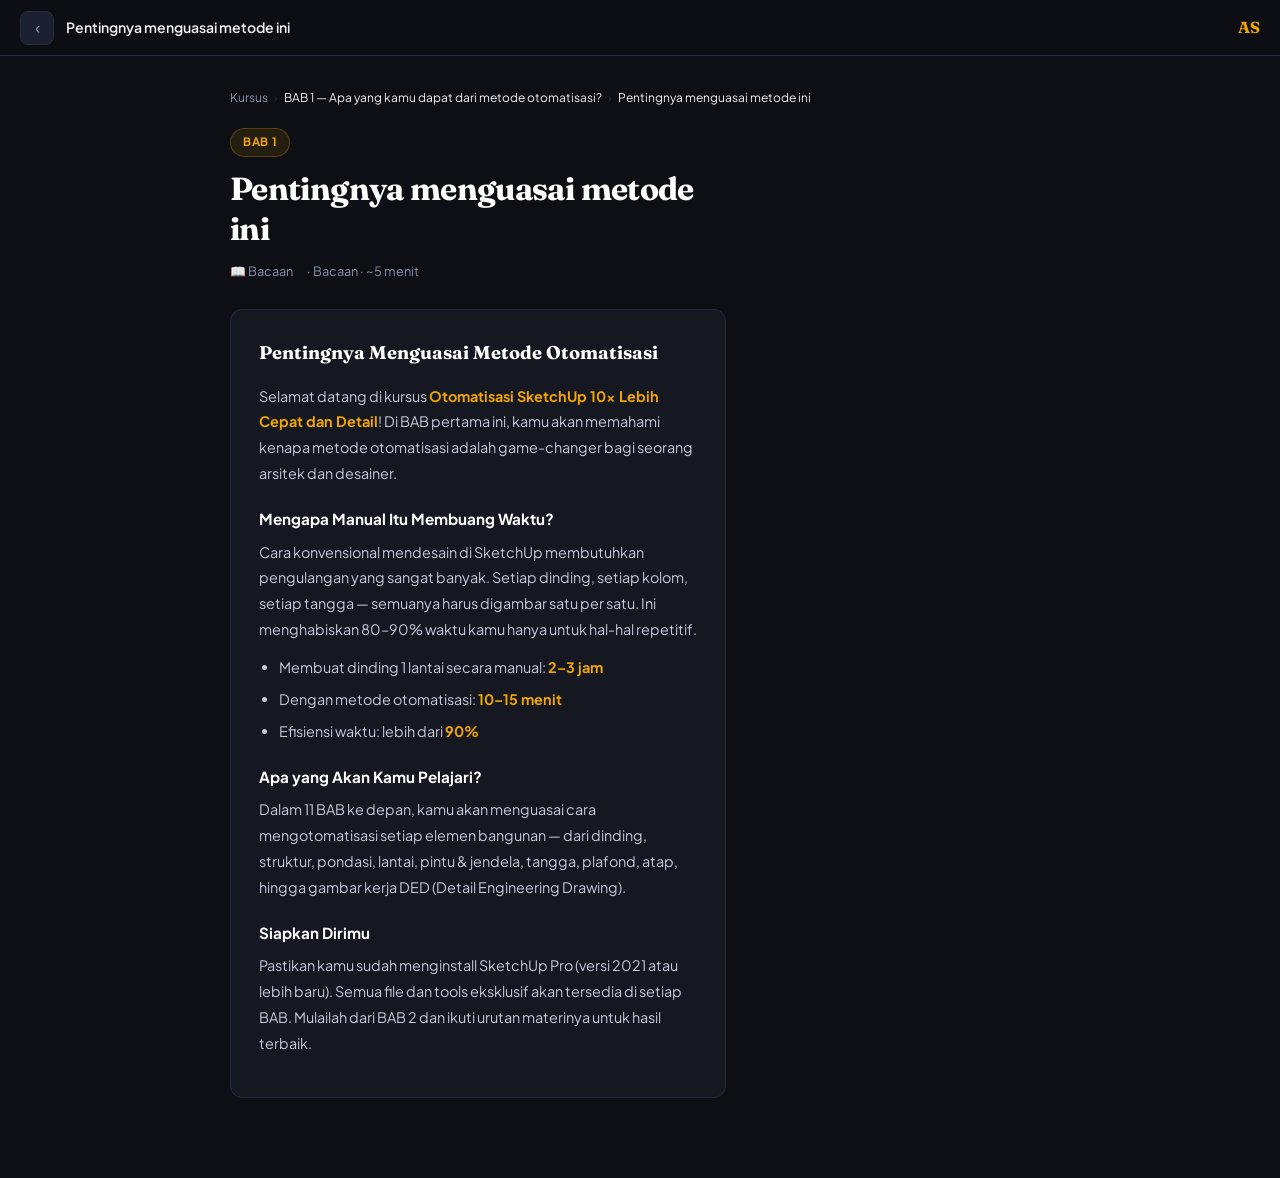
<file: bab1-pengenalan.html>
<!DOCTYPE html>
<html lang="id">
<head>
<meta charset="UTF-8">
<meta name="viewport" content="width=device-width, initial-scale=1.0">
<title>Materi — Arsitek Sarungan</title>
<link href="https://fonts.googleapis.com/css2?family=Plus+Jakarta+Sans:wght@300;400;500;600;700;800&family=Fraunces:ital,wght@0,400;0,700;1,400&display=swap" rel="stylesheet">

  
  <style>
  *, *::before, *::after { box-sizing: border-box; margin: 0; padding: 0; }
  :root {
    --bg: #0d0f14; --surface: #151820; --surface2: #1c2030;
    --border: #252a3a; --accent: #f0a500; --accent2: #e05c00;
    --text: #eef0f6; --muted: #8a90a8; --free: #16a34a;
    --radius: 12px; --font: 'Plus Jakarta Sans', sans-serif; --font-display: 'Fraunces', serif;
  }
  body { font-family: var(--font); background: var(--bg); color: var(--text); min-height: 100vh; line-height: 1.6; }

  nav {
    background: rgba(13,15,20,0.95); backdrop-filter: blur(16px);
    border-bottom: 1px solid var(--border); padding: 0 20px; height: 56px;
    display: flex; align-items: center; gap: 12px; position: sticky; top: 0; z-index: 100;
  }
  .back-btn {
    background: var(--surface2); border: 1px solid var(--border); color: var(--muted);
    width: 34px; height: 34px; border-radius: 8px; display: flex; align-items: center;
    justify-content: center; cursor: pointer; font-size: 1.1rem; text-decoration: none;
    transition: background 0.15s, color 0.15s; flex-shrink: 0;
  }
  .back-btn:hover { background: var(--border); color: var(--text); }
  .nav-title { font-size: 0.88rem; font-weight: 600; color: var(--text); flex: 1; white-space: nowrap; overflow: hidden; text-overflow: ellipsis; }
  .nav-brand { font-family: var(--font-display); font-size: 1rem; color: var(--accent); font-weight: 700; margin-left: auto; flex-shrink: 0; }

  .content-wrap { max-width: 860px; margin: 0 auto; padding: 32px 20px 60px; }

  /* Breadcrumb */
  .breadcrumb { display: flex; align-items: center; gap: 6px; font-size: 0.75rem; color: var(--muted); margin-bottom: 20px; flex-wrap: wrap; }
  .breadcrumb a { color: var(--muted); text-decoration: none; transition: color 0.15s; }
  .breadcrumb a:hover { color: var(--accent); }
  .breadcrumb span { color: var(--border); }
  .breadcrumb .current { color: var(--text); }

  /* Lesson header */
  .lesson-header { margin-bottom: 28px; }
  .lesson-bab-tag {
    display: inline-flex; align-items: center; gap: 6px;
    background: rgba(240,165,0,0.1); border: 1px solid rgba(240,165,0,0.25);
    color: var(--accent); font-size: 0.72rem; font-weight: 700; letter-spacing: 0.06em;
    text-transform: uppercase; padding: 4px 12px; border-radius: 999px; margin-bottom: 12px;
  }
  .lesson-title {
    font-family: var(--font-display); font-size: clamp(1.4rem, 3.5vw, 2rem);
    font-weight: 700; color: #fff; line-height: 1.25; letter-spacing: -0.02em; margin-bottom: 12px;
  }
  .lesson-meta { display: flex; gap: 14px; flex-wrap: wrap; }
  .lesson-meta-item { display: flex; align-items: center; gap: 5px; font-size: 0.8rem; color: var(--muted); }

  /* Video player */
  .video-container {
    position: relative; width: 100%; aspect-ratio: 16/9;
    background: #0a0c10; border-radius: 14px; overflow: hidden;
    border: 1px solid var(--border); margin-bottom: 28px;
    display: flex; align-items: center; justify-content: center;
  }
  .video-placeholder {
    display: flex; flex-direction: column; align-items: center; justify-content: center;
    gap: 16px; color: var(--muted); text-align: center; padding: 20px;
  }
  .play-circle {
    width: 72px; height: 72px; border-radius: 50%;
    background: linear-gradient(135deg, var(--accent2), var(--accent));
    display: flex; align-items: center; justify-content: center;
    font-size: 1.6rem; cursor: pointer; transition: transform 0.2s, opacity 0.2s;
    box-shadow: 0 0 40px rgba(240,165,0,0.3);
  }
  .play-circle:hover { transform: scale(1.08); opacity: 0.9; }
  .video-placeholder h3 { font-size: 1rem; color: var(--text); font-family: var(--font-display); }
  .video-placeholder p { font-size: 0.82rem; max-width: 300px; }

  /* Lesson content card */
  .content-card {
    background: var(--surface); border: 1px solid var(--border);
    border-radius: var(--radius); padding: 28px; margin-bottom: 20px;
  }
  .content-card h2 { font-family: var(--font-display); font-size: 1.15rem; color: #fff; margin-bottom: 16px; }
  .content-card p { font-size: 0.9rem; color: #c5c9da; line-height: 1.8; margin-bottom: 12px; }
  .content-card ul { padding-left: 20px; }
  .content-card li { font-size: 0.9rem; color: #c5c9da; line-height: 1.8; margin-bottom: 6px; }
  .content-card strong { color: var(--accent); }
  .content-card h3 { font-size: 0.95rem; color: #fff; margin: 20px 0 8px; font-weight: 700; }

  /* File download card */
  .file-card {
    background: var(--surface); border: 1px solid var(--border); border-radius: var(--radius);
    padding: 18px 20px; display: flex; align-items: center; gap: 14px; margin-bottom: 12px;
    transition: border-color 0.2s; cursor: pointer;
  }
  .file-card:hover { border-color: rgba(240,165,0,0.4); }
  .file-card-icon { font-size: 2rem; flex-shrink: 0; }
  .file-card-info { flex: 1; }
  .file-card-name { font-size: 0.9rem; font-weight: 600; color: #fff; margin-bottom: 3px; }
  .file-card-desc { font-size: 0.75rem; color: var(--muted); }
  .file-card-btn {
    background: linear-gradient(90deg, var(--accent2), var(--accent));
    color: #fff; font-family: var(--font); font-size: 0.78rem; font-weight: 700;
    padding: 8px 16px; border: none; border-radius: 8px; cursor: pointer; flex-shrink: 0;
  }

  /* Navigation between lessons */
  .lesson-nav { display: grid; grid-template-columns: 1fr 1fr; gap: 12px; margin-top: 28px; }
  .lesson-nav-btn {
    background: var(--surface); border: 1px solid var(--border); border-radius: var(--radius);
    padding: 14px 16px; cursor: pointer; transition: border-color 0.2s, background 0.15s;
    text-decoration: none; display: flex; align-items: center; gap: 10px;
  }
  .lesson-nav-btn:hover { border-color: rgba(240,165,0,0.4); background: rgba(240,165,0,0.03); }
  .lesson-nav-btn.prev { justify-content: flex-start; }
  .lesson-nav-btn.next { justify-content: flex-end; text-align: right; }
  .lesson-nav-btn.disabled { opacity: 0.35; cursor: not-allowed; pointer-events: none; }
  .nav-arrow { font-size: 1.2rem; color: var(--accent); flex-shrink: 0; }
  .nav-btn-label { font-size: 0.7rem; color: var(--muted); font-weight: 600; text-transform: uppercase; letter-spacing: 0.06em; }
  .nav-btn-name { font-size: 0.82rem; color: #fff; font-weight: 600; margin-top: 2px; line-height: 1.3; }

  /* Sidebar chapters (desktop) */
  @media (min-width: 900px) {
    .layout { display: grid; grid-template-columns: 1fr 300px; gap: 24px; align-items: start; }
    .sidebar { position: sticky; top: 72px; }
  }
  .sidebar-card { background: var(--surface); border: 1px solid var(--border); border-radius: var(--radius); overflow: hidden; }
  .sidebar-head { padding: 14px 16px; background: var(--surface2); border-bottom: 1px solid var(--border); font-size: 0.85rem; font-weight: 700; color: #fff; }
  .sidebar-lesson {
    display: flex; align-items: center; gap: 10px; padding: 10px 16px;
    font-size: 0.8rem; color: var(--muted); border-bottom: 1px solid rgba(37,42,58,0.5);
    cursor: pointer; transition: background 0.15s; text-decoration: none;
  }
  .sidebar-lesson:last-child { border-bottom: none; }
  .sidebar-lesson:hover { background: rgba(255,255,255,0.03); color: var(--text); }
  .sidebar-lesson.active { background: rgba(240,165,0,0.07); color: var(--accent); }
  .sidebar-lesson.locked { opacity: 0.4; cursor: not-allowed; pointer-events: none; }
  .sidebar-num { width: 22px; height: 22px; border-radius: 6px; background: var(--surface2); display: flex; align-items: center; justify-content: center; font-size: 0.65rem; font-weight: 700; flex-shrink: 0; border: 1px solid var(--border); }
  .sidebar-lesson.active .sidebar-num { background: rgba(240,165,0,0.15); border-color: rgba(240,165,0,0.3); color: var(--accent); }
  .sidebar-lesson-name { flex: 1; line-height: 1.3; }

  .progress-bar-wrap { padding: 12px 16px; border-bottom: 1px solid var(--border); background: var(--surface2); }
  .progress-label { font-size: 0.72rem; color: var(--muted); margin-bottom: 6px; display: flex; justify-content: space-between; }
  .progress-bar { height: 4px; background: var(--border); border-radius: 99px; overflow: hidden; }
  .progress-fill { height: 100%; background: linear-gradient(90deg, var(--accent2), var(--accent)); border-radius: 99px; transition: width 0.4s; }

  
  </style>
  
  
</head>
<body>

<nav>
  <a class="back-btn" href="index.html" title="Kembali ke Course">‹</a>
  <div class="nav-title" id="navTitle">Memuat materi...</div>
  <span class="nav-brand">AS</span>
</nav>

<div class="content-wrap">
  <div class="breadcrumb" id="breadcrumb">
    <a href="index.html">Kursus</a>
    <span>›</span>
    <span class="current" id="bcBab">—</span>
    <span>›</span>
    <span class="current" id="bcLesson">—</span>
  </div>

  <div class="layout">
    <div id="mainContent">
      <div class="lesson-header">
        <div class="lesson-bab-tag" id="babTag">BAB —</div>
        <h1 class="lesson-title" id="lessonTitle">Memuat...</h1>
        <div class="lesson-meta" id="lessonMeta"></div>
      </div>

      <div id="lessonBody"></div>
      
<script>
// Same chapter data from main page
const chapters = [
  {
    id: 1, title: "BAB 1 — Apa yang kamu dapat dari metode otomatisasi?", price: 0,
    lessons: [
      { slug: "bab1-pengenalan", name: "Pentingnya menguasai metode ini", type: "📖", typeLabel: "Bacaan", free: true,
        content: {
          type: "reading",
          description: "Bacaan · ~5 menit",
          body: `
            <h2>Pentingnya Menguasai Metode Otomatisasi</h2>
            <p>Selamat datang di kursus <strong>Otomatisasi SketchUp 10x Lebih Cepat dan Detail</strong>! Di BAB pertama ini, kamu akan memahami kenapa metode otomatisasi adalah game-changer bagi seorang arsitek dan desainer.</p>
            <h3>Mengapa Manual Itu Membuang Waktu?</h3>
            <p>Cara konvensional mendesain di SketchUp membutuhkan pengulangan yang sangat banyak. Setiap dinding, setiap kolom, setiap tangga — semuanya harus digambar satu per satu. Ini menghabiskan 80–90% waktu kamu hanya untuk hal-hal repetitif.</p>
            <ul>
              <li>Membuat dinding 1 lantai secara manual: <strong>2–3 jam</strong></li>
              <li>Dengan metode otomatisasi: <strong>10–15 menit</strong></li>
              <li>Efisiensi waktu: lebih dari <strong>90%</strong></li>
            </ul>
            <h3>Apa yang Akan Kamu Pelajari?</h3>
            <p>Dalam 11 BAB ke depan, kamu akan menguasai cara mengotomatisasi setiap elemen bangunan — dari dinding, struktur, pondasi, lantai, pintu & jendela, tangga, plafond, atap, hingga gambar kerja DED (Detail Engineering Drawing).</p>
            <h3>Siapkan Dirimu</h3>
            <p>Pastikan kamu sudah menginstall SketchUp Pro (versi 2021 atau lebih baru). Semua file dan tools eksklusif akan tersedia di setiap BAB. Mulailah dari BAB 2 dan ikuti urutan materinya untuk hasil terbaik.</p>
          `
        }
      }
    ]
  },
  {
    id: 2, title: "BAB 2 — Otomatisasi Dinding", price: 75000,
    lessons: [
      { slug: "videobab2.html", name: "Overview otomatisasi dinding", type: "🎬", typeLabel: "Video", preview: true,
        content: { type: "video", description: "Video Preview · 8 menit", videoTitle: "Overview: Otomatisasi Dinding di SketchUp" }},
      { slug: "bab2-plugin", name: "Exclusive tools (Plugin Eksklusif)", type: "📁", typeLabel: "File",
        content: { type: "file", fileName: "WallAutomate_v2.rbz", fileDesc: "Plugin SketchUp untuk otomatisasi dinding. Install melalui Extensions > Install Extension.", fileSize: "2.4 MB" }},
      { slug: "bab2-file-pendukung", name: "File pendukung Eksklusif", type: "📁", typeLabel: "File",
        content: { type: "file", fileName: "Bab2_Template_Dinding.skp", fileDesc: "Template SketchUp dengan konfigurasi dinding siap pakai.", fileSize: "8.1 MB" }},
      { slug: "bab2-generic", name: "Otomatisasi dinding generic", type: "🎬", typeLabel: "Video",
        content: { type: "video", description: "Video · 12 menit", videoTitle: "Otomatisasi Dinding Generic" }},
      { slug: "bab2-anotasi", name: "Otomatisasi dinding dengan anotasi", type: "🎬", typeLabel: "Video",
        content: { type: "video", description: "Video · 15 menit", videoTitle: "Dinding dengan Anotasi Otomatis" }},
      { slug: "bab2-detail", name: "Otomatisasi dinding dengan detail lanjutan", type: "🎬", typeLabel: "Video",
        content: { type: "video", description: "Video · 18 menit", videoTitle: "Detail Lanjutan: Lapisan & Material Dinding" }},
      { slug: "bab2-kompleks", name: "Otomatisasi dinding kompleks", type: "🎬", typeLabel: "Video",
        content: { type: "video", description: "Video · 20 menit", videoTitle: "Dinding Kompleks: Sudut & Pertemuan" }},
      { slug: "bab2-modifikasi", name: "Modifikasi dinding", type: "🎬", typeLabel: "Video",
        content: { type: "video", description: "Video · 10 menit", videoTitle: "Cara Memodifikasi Dinding yang Sudah Jadi" }},
      { slug: "bab2-autotag", name: "Memanfaatkan auto tag sebagai layer dinding", type: "🎬", typeLabel: "Video",
        content: { type: "video", description: "Video · 9 menit", videoTitle: "Auto Tag sebagai Layer Manajemen Dinding" }},
      { slug: "bab2-save-assembly", name: "Kapan waktu yang tepat untuk save assembly?", type: "🎬", typeLabel: "Video",
        content: { type: "video", description: "Video · 7 menit", videoTitle: "Tips: Save Assembly untuk Efisiensi Workflow" }},
      { slug: "bab2-custom", name: "Dinding dengan bentuk custom", type: "🎬", typeLabel: "Video",
        content: { type: "video", description: "Video · 16 menit", videoTitle: "Otomatisasi Dinding Bentuk Custom & Non-Rectangular" }},
    ]
  },
  {
    id: 3, title: "BAB 3 — Otomatisasi Struktur", price: 75000,
    lessons: [
      { slug: "bab3-overview", name: "Overview Otomatisasi Struktur", type: "🎬", typeLabel: "Video", preview: true,
        content: { type: "video", description: "Video Preview · 9 menit", videoTitle: "Overview: Otomatisasi Struktur Bangunan" }},
      { slug: "bab3-file-struktur", name: "Exclusive files (otomatisasi modelling struktur)", type: "📁", typeLabel: "File",
        content: { type: "file", fileName: "Bab3_Struktur_Complete.zip", fileDesc: "Paket file otomatisasi modelling struktur lengkap.", fileSize: "15.3 MB" }},
      { slug: "bab3-modelling-cepat", name: "Otomatisasi Modelling struktur secara cepat", type: "🎬", typeLabel: "Video",
        content: { type: "video", description: "Video · 22 menit", videoTitle: "Modelling Struktur Cepat dengan Otomatisasi" }},
      { slug: "bab3-tabrakan", name: "Otomatisasi penyesuaian struktur yang bertabrakan", type: "🎬", typeLabel: "Video",
        content: { type: "video", description: "Video · 14 menit", videoTitle: "Resolusi Tabrakan Struktur Otomatis" }},
      { slug: "bab3-modifikasi", name: "Modifikasi struktur yang telah terbuat", type: "🎬", typeLabel: "Video",
        content: { type: "video", description: "Video · 11 menit", videoTitle: "Modifikasi Struktur Existing" }},
      { slug: "bab3-dinding-struktur", name: "Menyesuaikan dinding pada struktur", type: "🎬", typeLabel: "Video",
        content: { type: "video", description: "Video · 13 menit", videoTitle: "Sinkronisasi Dinding & Struktur" }},
      { slug: "bab3-ext-pendetailan", name: "Exclusive Extension (tools pendetailan struktur)", type: "📁", typeLabel: "File",
        content: { type: "file", fileName: "StructDetail_Extension.rbz", fileDesc: "Extension SketchUp untuk pendetailan struktur bangunan.", fileSize: "3.8 MB" }},
      { slug: "bab3-detail-kolom", name: "Otomatisasi detail kolom", type: "🎬", typeLabel: "Video",
        content: { type: "video", description: "Video · 17 menit", videoTitle: "Detail Kolom: Tulangan & Dimensi Otomatis" }},
      { slug: "bab3-detail-sloof", name: "Otomatisasi detail sloof", type: "🎬", typeLabel: "Video",
        content: { type: "video", description: "Video · 15 menit", videoTitle: "Detail Sloof Otomatis" }},
      { slug: "bab3-detail-balok", name: "Otomatisasi detail balok menerus", type: "🎬", typeLabel: "Video",
        content: { type: "video", description: "Video · 19 menit", videoTitle: "Detail Balok Menerus Otomatis" }},
      { slug: "bab3-ded-3d", name: "Otomatisasi DED struktur dari 3D model", type: "🎬", typeLabel: "Video",
        content: { type: "video", description: "Video · 24 menit", videoTitle: "Generate DED Struktur dari 3D Model" }},
    ]
  },
  {
    id: 4, title: "BAB 4 — Otomatisasi Pondasi", price: 60000,
    lessons: [
      { slug: "bab4-overview", name: "Overview otomatisasi pondasi", type: "🎬", typeLabel: "Video", preview: true,
        content: { type: "video", description: "Video Preview · 7 menit", videoTitle: "Overview: Otomatisasi Pondasi" }},
      { slug: "bab4-file-pondasi", name: "Exclusive file (File otomatisasi pondasi)", type: "📁", typeLabel: "File",
        content: { type: "file", fileName: "Bab4_Pondasi_Auto.skp", fileDesc: "File template otomatisasi pondasi batu kali & footplate.", fileSize: "6.7 MB" }},
      { slug: "bab4-batu-kali", name: "Otomatisasi pondasi batu kali", type: "🎬", typeLabel: "Video",
        content: { type: "video", description: "Video · 16 menit", videoTitle: "Pondasi Batu Kali Otomatis" }},
      { slug: "bab4-footplate", name: "Otomatisasi pondasi footplate", type: "🎬", typeLabel: "Video",
        content: { type: "video", description: "Video · 18 menit", videoTitle: "Pondasi Footplate dengan Tulangan Otomatis" }},
      { slug: "bab4-modelling-tanah", name: "Exclusive tools (Modelling tanah detail)", type: "📁", typeLabel: "File",
        content: { type: "file", fileName: "SoilModel_Tool.rbz", fileDesc: "Tools untuk modelling kontur tanah secara detail dan cepat.", fileSize: "2.1 MB" }},
      { slug: "bab4-tanah-detail", name: "Modelling struktur tanah detail dan cepat", type: "🎬", typeLabel: "Video",
        content: { type: "video", description: "Video · 14 menit", videoTitle: "Modelling Tanah Detail & Realistis" }},
    ]
  },
  {
    id: 5, title: "BAB 5 — Otomatisasi Lantai Detail", price: 55000,
    lessons: [
      { slug: "bab5-overview", name: "Overview otomatisasi modelling lantai detail", type: "🎬", typeLabel: "Video", preview: true,
        content: { type: "video", description: "Video Preview · 6 menit", videoTitle: "Overview: Otomatisasi Lantai Detail" }},
      { slug: "bab5-tools-lantai", name: "Exclusive tools (otomatisasi lapisan lantai & pola)", type: "📁", typeLabel: "File",
        content: { type: "file", fileName: "FloorAuto_Tools.zip", fileDesc: "Tools lengkap untuk otomatisasi lapisan lantai dan pola keramik.", fileSize: "5.2 MB" }},
      { slug: "bab5-lapisan", name: "Otomatisasi detail lapisan lantai", type: "🎬", typeLabel: "Video",
        content: { type: "video", description: "Video · 13 menit", videoTitle: "Detail Lapisan Lantai: Screed, Keramik, Granit" }},
      { slug: "bab5-keramik", name: "Otomatisasi pola keramik", type: "🎬", typeLabel: "Video",
        content: { type: "video", description: "Video · 11 menit", videoTitle: "Pola Keramik Otomatis: Grid, Diagonal, Herringbone" }},
      { slug: "bab5-paving", name: "Otomatisasi pola paving", type: "🎬", typeLabel: "Video",
        content: { type: "video", description: "Video · 10 menit", videoTitle: "Otomatisasi Pola Paving Eksterior" }},
    ]
  },
  {
    id: 6, title: "BAB 6 — Otomatisasi Bukaan (Pintu & Jendela)", price: 75000,
    lessons: [
      { slug: "bab6-overview", name: "Overview otomatisasi bukaan", type: "🎬", typeLabel: "Video", preview: true,
        content: { type: "video", description: "Video Preview · 8 menit", videoTitle: "Overview: Otomatisasi Bukaan Pintu & Jendela" }},
      { slug: "bab6-tools-bukaan", name: "Exclusive tools (Bukaan dinding otomatis)", type: "📁", typeLabel: "File",
        content: { type: "file", fileName: "OpeningAuto.rbz", fileDesc: "Plugin untuk membuat bukaan dinding secara otomatis.", fileSize: "1.9 MB" }},
      { slug: "bab6-pintu-jendela", name: "Otomatisasi bukaan pintu dan jendela", type: "🎬", typeLabel: "Video",
        content: { type: "video", description: "Video · 14 menit", videoTitle: "Bukaan Pintu & Jendela Otomatis" }},
      { slug: "bab6-anotasi-pj", name: "Exclusive files (Anotasi pintu & jendela auto resized)", type: "📁", typeLabel: "File",
        content: { type: "file", fileName: "Bab6_Anotasi_PintuJendela.skp", fileDesc: "File anotasi pintu & jendela yang auto resize sesuai ukuran.", fileSize: "4.5 MB" }},
      { slug: "bab6-gambar-kerja-pj", name: "Anotasi gambar kerja pintu & jendela", type: "🎬", typeLabel: "Video",
        content: { type: "video", description: "Video · 16 menit", videoTitle: "Anotasi Gambar Kerja Pintu & Jendela" }},
      { slug: "bab6-pintu-3d", name: "Exclusive files (Pintu 3D lengkap dengan 2D)", type: "📁", typeLabel: "File",
        content: { type: "file", fileName: "Bab6_Door3D_2D_Library.skp", fileDesc: "Librari pintu 3D lengkap dengan tampilan 2D untuk gambar kerja.", fileSize: "12.3 MB" }},
      { slug: "bab6-otomatis-3d", name: "Otomatisasi pintu 3D lengkap dengan 2D sekaligus", type: "🎬", typeLabel: "Video",
        content: { type: "video", description: "Video · 18 menit", videoTitle: "Pintu 3D & 2D Sekaligus dalam Satu Langkah" }},
      { slug: "bab6-drag-drop", name: "Pintu jendela hanya dengan drag & drop", type: "🎬", typeLabel: "Video",
        content: { type: "video", description: "Video · 12 menit", videoTitle: "Drag & Drop: Cara Tercepat Memasang Pintu Jendela" }},
    ]
  },
  {
    id: 7, title: "BAB 7 — Otomatisasi Tangga", price: 60000,
    lessons: [
      { slug: "bab7-overview", name: "Overview otomatisasi modelling tangga", type: "🎬", typeLabel: "Video", preview: true,
        content: { type: "video", description: "Video Preview · 7 menit", videoTitle: "Overview: Otomatisasi Tangga" }},
      { slug: "bab7-file-tangga", name: "Exclusive files (tangga otomatis menyesuaikan ukuran)", type: "📁", typeLabel: "File",
        content: { type: "file", fileName: "Bab7_StairAuto.skp", fileDesc: "Template tangga yang otomatis menyesuaikan tinggi & lebar antar lantai.", fileSize: "7.8 MB" }},
      { slug: "bab7-ukuran", name: "Tangga otomatis menyesuaikan ukuran", type: "🎬", typeLabel: "Video",
        content: { type: "video", description: "Video · 15 menit", videoTitle: "Tangga Dinamis yang Menyesuaikan Ukuran Otomatis" }},
      { slug: "bab7-tools-tangga", name: "Exclusive tools (otomatisasi modelling tangga)", type: "📁", typeLabel: "File",
        content: { type: "file", fileName: "StairBuilder_Plugin.rbz", fileDesc: "Plugin untuk membangun tangga secara otomatis dengan berbagai konfigurasi.", fileSize: "3.2 MB" }},
      { slug: "bab7-custom", name: "Otomatisasi tangga custom", type: "🎬", typeLabel: "Video",
        content: { type: "video", description: "Video · 19 menit", videoTitle: "Tangga Custom: L-Shape, U-Shape, dan Spiral" }},
    ]
  },
  {
    id: 8, title: "BAB 8 — Otomatisasi Plafond", price: 55000,
    lessons: [
      { slug: "bab8-overview", name: "Overview otomatisasi plafond", type: "🎬", typeLabel: "Video", preview: true,
        content: { type: "video", description: "Video Preview · 6 menit", videoTitle: "Overview: Otomatisasi Plafond" }},
      { slug: "bab8-file-plafon", name: "Exclusive file (otomatisasi rangka plafon)", type: "📁", typeLabel: "File",
        content: { type: "file", fileName: "Bab8_CeilingAuto.skp", fileDesc: "File otomatisasi rangka plafon metal furing dan kayu.", fileSize: "9.1 MB" }},
      { slug: "bab8-rangka", name: "Otomatisasi rangka plafon detail", type: "🎬", typeLabel: "Video",
        content: { type: "video", description: "Video · 17 menit", videoTitle: "Rangka Plafon Detail: Metal Furing & Kayu" }},
      { slug: "bab8-panel", name: "Otomatisasi panel plafon", type: "🎬", typeLabel: "Video",
        content: { type: "video", description: "Video · 14 menit", videoTitle: "Panel Plafon: Gypsum, GRC, Kayu" }},
    ]
  },
  {
    id: 9, title: "BAB 9 — Otomatisasi Atap", price: 70000,
    lessons: [
      { slug: "bab9-overview", name: "Overview otomatisasi atap", type: "🎬", typeLabel: "Video", preview: true,
        content: { type: "video", description: "Video Preview · 8 menit", videoTitle: "Overview: Otomatisasi Sistem Atap" }},
      { slug: "bab9-tools-kuda", name: "Exclusive tools (Otomatisasi rangka kuda kuda)", type: "📁", typeLabel: "File",
        content: { type: "file", fileName: "RoofTruss_Auto.rbz", fileDesc: "Plugin otomatisasi rangka kuda-kuda atap.", fileSize: "4.1 MB" }},
      { slug: "bab9-kuda-kuda", name: "Otomatisasi rangka kuda kuda", type: "🎬", typeLabel: "Video",
        content: { type: "video", description: "Video · 20 menit", videoTitle: "Rangka Kuda-Kuda Otomatis" }},
      { slug: "bab9-file-reng", name: "Exclusive file (otomatisasi rangka reng atap)", type: "📁", typeLabel: "File",
        content: { type: "file", fileName: "Bab9_RengAtap_Auto.skp", fileDesc: "File otomatisasi rangka reng atap sesuai jenis genteng.", fileSize: "6.4 MB" }},
      { slug: "bab9-reng", name: "Otomatisasi rangka reng atap", type: "🎬", typeLabel: "Video",
        content: { type: "video", description: "Video · 15 menit", videoTitle: "Rangka Reng Atap Otomatis" }},
      { slug: "bab9-file-genteng", name: "Exclusive file Otomatisasi genteng detail realistis", type: "📁", typeLabel: "File",
        content: { type: "file", fileName: "Bab9_Genteng_Realistic.skp", fileDesc: "Librari genteng realistis siap pakai — beton, tanah liat, metal.", fileSize: "18.5 MB" }},
      { slug: "bab9-genteng", name: "Otomatisasi genting detail realistis", type: "🎬", typeLabel: "Video",
        content: { type: "video", description: "Video · 22 menit", videoTitle: "Genteng Detail Realistis Otomatis" }},
    ]
  },
  {
    id: 10, title: "BAB 10 — Otomatisasi DED dari 3D Model", price: 70000,
    lessons: [
      { slug: "bab10-file-ded", name: "Exclusive tools & files (otomatisasi gambar kerja)", type: "📁", typeLabel: "File",
        content: { type: "file", fileName: "Bab10_DED_AutoTools.zip", fileDesc: "Paket lengkap tools & files untuk otomatisasi gambar kerja DED.", fileSize: "22.7 MB" }},
      { slug: "bab10-overview", name: "Overview otomatisasi DED gambar kerja dari 3D model", type: "🎬", typeLabel: "Video", preview: true,
        content: { type: "video", description: "Video Preview · 10 menit", videoTitle: "Overview: Generate DED dari 3D Model" }},
      { slug: "bab10-denah", name: "Otomatisasi denah dari 3D lengkap dengan anotasi", type: "🎬", typeLabel: "Video",
        content: { type: "video", description: "Video · 25 menit", videoTitle: "Denah Otomatis dari 3D + Anotasi Lengkap" }},
      { slug: "bab10-potongan", name: "Otomatisasi potongan dari 3D lengkap dengan anotasi", type: "🎬", typeLabel: "Video",
        content: { type: "video", description: "Video · 23 menit", videoTitle: "Potongan Otomatis dari 3D + Anotasi" }},
    ]
  },
  {
    id: 11, title: "BAB 11 — Otomatisasi Dimensi Gambar Kerja / DED", price: 65000,
    lessons: [
      { slug: "bab11-overview", name: "Overview otomatisasi dimensi gambar kerja", type: "🎬", typeLabel: "Video", preview: true,
        content: { type: "video", description: "Video Preview · 7 menit", videoTitle: "Overview: Otomatisasi Dimensi Gambar Kerja" }},
      { slug: "bab11-tools-dimensi", name: "Exclusive tools (otomatisasi dimensi gambar kerja)", type: "📁", typeLabel: "File",
        content: { type: "file", fileName: "DimAuto_Tools.rbz", fileDesc: "Plugin untuk pemberian dimensi gambar kerja secara otomatis.", fileSize: "2.8 MB" }},
      { slug: "bab11-denah", name: "Otomatisasi dimensi denah", type: "🎬", typeLabel: "Video",
        content: { type: "video", description: "Video · 18 menit", videoTitle: "Dimensi Denah Otomatis" }},
      { slug: "bab11-elevasi", name: "Otomatisasi dimensi elevasi potongan", type: "🎬", typeLabel: "Video",
        content: { type: "video", description: "Video · 16 menit", videoTitle: "Dimensi Elevasi & Potongan Otomatis" }},
    ]
  }
];

// ─── UNLOCK STATE ──────────────────────────────────────────────
function getUnlocked() {
  try { return JSON.parse(sessionStorage.getItem('unlocked') || '[]'); } catch(e) { return []; }
}
function isUnlocked(chapId) {
  const u = getUnlocked();
  return chapId === 1 || u.includes('full') || u.includes(chapId);
}

// ─── PARSE URL ─────────────────────────────────────────────────
const params = new URLSearchParams(window.location.search);
const babId = parseInt(params.get('bab')) || 1;
const slug = params.get('slug') || '';

const chapter = chapters.find(c => c.id === babId);
const lessonIndex = chapter ? chapter.lessons.findIndex(l => l.slug === slug) : 0;
const lesson = chapter ? chapter.lessons[lessonIndex >= 0 ? lessonIndex : 0] : null;

// ─── RENDER PAGE ───────────────────────────────────────────────
function renderPage() {
  if (!chapter || !lesson) {
    document.getElementById('lessonTitle').textContent = 'Materi tidak ditemukan';
    return;
  }

  const unlocked = isUnlocked(babId);

  // Nav + breadcrumb
  document.title = `${lesson.name} — Arsitek Sarungan`;
  document.getElementById('navTitle').textContent = lesson.name;
  document.getElementById('bcBab').textContent = chapter.title;
  document.getElementById('bcLesson').textContent = lesson.name;

  // Header
  document.getElementById('babTag').textContent = `BAB ${babId}`;
  document.getElementById('lessonTitle').textContent = lesson.name;
  document.getElementById('lessonMeta').innerHTML = `
    <div class="lesson-meta-item">${lesson.type} ${lesson.typeLabel}</div>
    ${lesson.content ? `<div class="lesson-meta-item">· ${lesson.content.description || ''}</div>` : ''}
  `;

  // Body content
  renderLessonBody(lesson, unlocked);

  // Prev / Next
  renderNavigation(chapter, lessonIndex, unlocked);

  // Sidebar
  renderSidebar(chapter, lessonIndex, unlocked);
}

function renderLessonBody(lesson, unlocked) {
  const body = document.getElementById('lessonBody');
  const c = lesson.content;
  if (!c) { body.innerHTML = '<div class="content-card"><p>Konten sedang disiapkan.</p></div>'; return; }

  if (c.type === 'video') {
    body.innerHTML = `
      <div class="video-container">
        <div class="video-placeholder">
          <div class="play-circle">▶</div>
          <h3>${c.videoTitle}</h3>
          <p>${c.description}</p>
          <p style="font-size:0.75rem;color:var(--muted);margin-top:4px">Video akan tersedia setelah integrasi platform video</p>
        </div>
      </div>
      <div class="content-card">
        <h2>Tentang Materi Ini</h2>
        <p>Materi video ini adalah bagian dari <strong>${chapter.title}</strong>. Ikuti langkah-langkah yang ditunjukkan di video untuk hasil terbaik.</p>
        <p>Pastikan kamu sudah mendownload semua file eksklusif di BAB ini sebelum memulai praktik.</p>
      </div>
    `;
  } else if (c.type === 'file') {
    body.innerHTML = `
      <div class="content-card">
        <h2>📁 File Eksklusif</h2>
        <p>File ini adalah bagian dari materi <strong>${chapter.title}</strong>. Simpan dan gunakan sesuai instruksi di video.</p>
      </div>
      <div class="file-card" onclick="downloadFile()">
        <div class="file-card-icon">📦</div>
        <div class="file-card-info">
          <div class="file-card-name">${c.fileName}</div>
          <div class="file-card-desc">${c.fileDesc}</div>
          <div style="font-size:0.72rem;color:var(--muted);margin-top:4px">Ukuran: ${c.fileSize}</div>
        </div>
        <button class="file-card-btn" onclick="downloadFile()">⬇ Unduh</button>
      </div>
      <div class="content-card" style="margin-top:12px">
        <h2>Cara Menggunakan File</h2>
        <ul>
          <li>Extract file zip (jika format .zip) ke folder project kamu</li>
          <li>Untuk file .rbz: buka SketchUp → Extensions → Install Extension → pilih file .rbz</li>
          <li>Untuk file .skp: buka langsung di SketchUp sebagai template atau referensi</li>
          <li>Ikuti instruksi lebih detail di video materi yang berkaitan</li>
        </ul>
      </div>
    `;
  } else if (c.type === 'reading') {
    body.innerHTML = `<div class="content-card">${c.body}</div>`;
  }
}

function renderNavigation(chapter, currentIdx, unlocked) {
  const prevBtn = document.getElementById('btnPrev');
  const nextBtn = document.getElementById('btnNext');

  // Build flat list of all lessons across all chapters
  const allLessons = [];
  chapters.forEach(ch => {
    ch.lessons.forEach(l => allLessons.push({ ...l, chapId: ch.id }));
  });
  const flatIdx = allLessons.findIndex(l => l.slug === lesson.slug);

  const prevLesson = flatIdx > 0 ? allLessons[flatIdx - 1] : null;
  const nextLesson = flatIdx < allLessons.length - 1 ? allLessons[flatIdx + 1] : null;

  if (prevLesson) {
    const prevUnlocked = isUnlocked(prevLesson.chapId);
    const canOpen = prevUnlocked || prevLesson.preview || prevLesson.free;
    prevBtn.classList.toggle('disabled', !canOpen);
    if (canOpen) prevBtn.href = `lesson.html?bab=${prevLesson.chapId}&slug=${encodeURIComponent(prevLesson.slug)}&name=${encodeURIComponent(prevLesson.name)}`;
    document.getElementById('prevName').textContent = prevLesson.name;
  } else {
    prevBtn.classList.add('disabled');
    document.getElementById('prevName').textContent = 'Awal Kursus';
  }

  if (nextLesson) {
    const nextUnlocked = isUnlocked(nextLesson.chapId);
    const canOpen = nextUnlocked || nextLesson.preview || nextLesson.free;
    nextBtn.classList.toggle('disabled', !canOpen);
    if (canOpen) nextBtn.href = `lesson.html?bab=${nextLesson.chapId}&slug=${encodeURIComponent(nextLesson.slug)}&name=${encodeURIComponent(nextLesson.name)}`;
    document.getElementById('nextName').textContent = nextLesson.name;
  } else {
    nextBtn.classList.add('disabled');
    document.getElementById('nextName').textContent = 'Akhir Kursus';
  }
}

function renderSidebar(chapter, currentIdx, unlocked) {
  document.getElementById('sidebarHead').textContent = `BAB ${chapter.id} — Daftar Materi`;
  const total = chapter.lessons.length;
  const accessible = chapter.lessons.filter(l => unlocked || l.preview || l.free).length;
  document.getElementById('progressText').textContent = `${accessible}/${total} terbuka`;
  document.getElementById('progressFill').style.width = `${(accessible/total)*100}%`;

  document.getElementById('sidebarList').innerHTML = chapter.lessons.map((l, i) => {
    const canOpen = unlocked || l.preview || l.free;
    const isActive = i === currentIdx;
    const href = canOpen ? `lesson.html?bab=${babId}&slug=${encodeURIComponent(l.slug)}&name=${encodeURIComponent(l.name)}` : '#';
    return `<a class="sidebar-lesson${isActive?' active':''}${!canOpen?' locked':''}" href="${href}">
      <div class="sidebar-num">${i + 1}</div>
      <div class="sidebar-lesson-name">${l.name}</div>
      <span style="font-size:0.8rem;flex-shrink:0">${canOpen ? (isActive ? '▶' : l.type) : '🔒'}</span>
    </a>`;
  }).join('');
}

function downloadFile() {
  alert('Fitur download akan aktif setelah integrasi platform. File akan tersedia di akun kamu.');
}

renderPage();
</script>
</body>
</html>
</file>
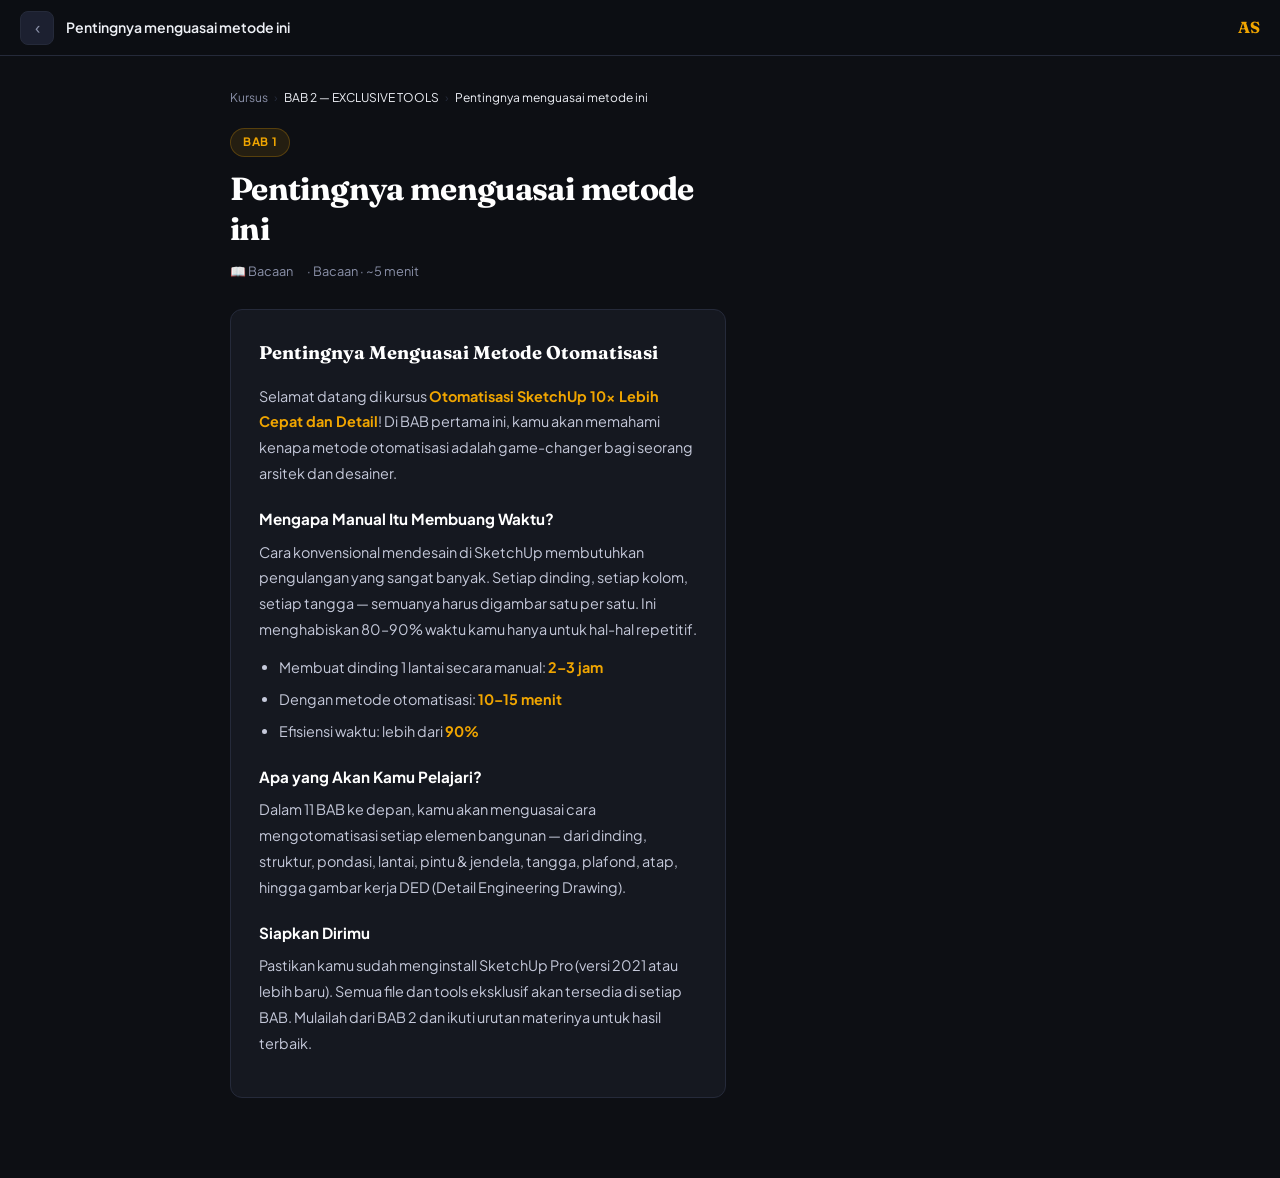
<file: bab2exclusivetools.html>
<!DOCTYPE html>
<html lang="id">
<head>
<meta charset="UTF-8">
<meta name="viewport" content="width=device-width, initial-scale=1.0">
<title>Materi — Arsitek Sarungan</title>
<link href="https://fonts.googleapis.com/css2?family=Plus+Jakarta+Sans:wght@300;400;500;600;700;800&family=Fraunces:ital,wght@0,400;0,700;1,400&display=swap" rel="stylesheet">

  
  <style>
  *, *::before, *::after { box-sizing: border-box; margin: 0; padding: 0; }
  :root {
    --bg: #0d0f14; --surface: #151820; --surface2: #1c2030;
    --border: #252a3a; --accent: #f0a500; --accent2: #e05c00;
    --text: #eef0f6; --muted: #8a90a8; --free: #16a34a;
    --radius: 12px; --font: 'Plus Jakarta Sans', sans-serif; --font-display: 'Fraunces', serif;
  }
  body { font-family: var(--font); background: var(--bg); color: var(--text); min-height: 100vh; line-height: 1.6; }

  nav {
    background: rgba(13,15,20,0.95); backdrop-filter: blur(16px);
    border-bottom: 1px solid var(--border); padding: 0 20px; height: 56px;
    display: flex; align-items: center; gap: 12px; position: sticky; top: 0; z-index: 100;
  }
  .back-btn {
    background: var(--surface2); border: 1px solid var(--border); color: var(--muted);
    width: 34px; height: 34px; border-radius: 8px; display: flex; align-items: center;
    justify-content: center; cursor: pointer; font-size: 1.1rem; text-decoration: none;
    transition: background 0.15s, color 0.15s; flex-shrink: 0;
  }
  .back-btn:hover { background: var(--border); color: var(--text); }
  .nav-title { font-size: 0.88rem; font-weight: 600; color: var(--text); flex: 1; white-space: nowrap; overflow: hidden; text-overflow: ellipsis; }
  .nav-brand { font-family: var(--font-display); font-size: 1rem; color: var(--accent); font-weight: 700; margin-left: auto; flex-shrink: 0; }

  .content-wrap { max-width: 860px; margin: 0 auto; padding: 32px 20px 60px; }

  /* Breadcrumb */
  .breadcrumb { display: flex; align-items: center; gap: 6px; font-size: 0.75rem; color: var(--muted); margin-bottom: 20px; flex-wrap: wrap; }
  .breadcrumb a { color: var(--muted); text-decoration: none; transition: color 0.15s; }
  .breadcrumb a:hover { color: var(--accent); }
  .breadcrumb span { color: var(--border); }
  .breadcrumb .current { color: var(--text); }

  /* Lesson header */
  .lesson-header { margin-bottom: 28px; }
  .lesson-bab-tag {
    display: inline-flex; align-items: center; gap: 6px;
    background: rgba(240,165,0,0.1); border: 1px solid rgba(240,165,0,0.25);
    color: var(--accent); font-size: 0.72rem; font-weight: 700; letter-spacing: 0.06em;
    text-transform: uppercase; padding: 4px 12px; border-radius: 999px; margin-bottom: 12px;
  }
  .lesson-title {
    font-family: var(--font-display); font-size: clamp(1.4rem, 3.5vw, 2rem);
    font-weight: 700; color: #fff; line-height: 1.25; letter-spacing: -0.02em; margin-bottom: 12px;
  }
  .lesson-meta { display: flex; gap: 14px; flex-wrap: wrap; }
  .lesson-meta-item { display: flex; align-items: center; gap: 5px; font-size: 0.8rem; color: var(--muted); }

  /* Video player */
  .video-container {
    position: relative; width: 100%; aspect-ratio: 16/9;
    background: #0a0c10; border-radius: 14px; overflow: hidden;
    border: 1px solid var(--border); margin-bottom: 28px;
    display: flex; align-items: center; justify-content: center;
  }
  .video-placeholder {
    display: flex; flex-direction: column; align-items: center; justify-content: center;
    gap: 16px; color: var(--muted); text-align: center; padding: 20px;
  }
  .play-circle {
    width: 72px; height: 72px; border-radius: 50%;
    background: linear-gradient(135deg, var(--accent2), var(--accent));
    display: flex; align-items: center; justify-content: center;
    font-size: 1.6rem; cursor: pointer; transition: transform 0.2s, opacity 0.2s;
    box-shadow: 0 0 40px rgba(240,165,0,0.3);
  }
  .play-circle:hover { transform: scale(1.08); opacity: 0.9; }
  .video-placeholder h3 { font-size: 1rem; color: var(--text); font-family: var(--font-display); }
  .video-placeholder p { font-size: 0.82rem; max-width: 300px; }

  /* Lesson content card */
  .content-card {
    background: var(--surface); border: 1px solid var(--border);
    border-radius: var(--radius); padding: 28px; margin-bottom: 20px;
  }
  .content-card h2 { font-family: var(--font-display); font-size: 1.15rem; color: #fff; margin-bottom: 16px; }
  .content-card p { font-size: 0.9rem; color: #c5c9da; line-height: 1.8; margin-bottom: 12px; }
  .content-card ul { padding-left: 20px; }
  .content-card li { font-size: 0.9rem; color: #c5c9da; line-height: 1.8; margin-bottom: 6px; }
  .content-card strong { color: var(--accent); }
  .content-card h3 { font-size: 0.95rem; color: #fff; margin: 20px 0 8px; font-weight: 700; }

  /* File download card */
  .file-card {
    background: var(--surface); border: 1px solid var(--border); border-radius: var(--radius);
    padding: 18px 20px; display: flex; align-items: center; gap: 14px; margin-bottom: 12px;
    transition: border-color 0.2s; cursor: pointer;
  }
  .file-card:hover { border-color: rgba(240,165,0,0.4); }
  .file-card-icon { font-size: 2rem; flex-shrink: 0; }
  .file-card-info { flex: 1; }
  .file-card-name { font-size: 0.9rem; font-weight: 600; color: #fff; margin-bottom: 3px; }
  .file-card-desc { font-size: 0.75rem; color: var(--muted); }
  .file-card-btn {
    background: linear-gradient(90deg, var(--accent2), var(--accent));
    color: #fff; font-family: var(--font); font-size: 0.78rem; font-weight: 700;
    padding: 8px 16px; border: none; border-radius: 8px; cursor: pointer; flex-shrink: 0;
  }

  /* Navigation between lessons */
  .lesson-nav { display: grid; grid-template-columns: 1fr 1fr; gap: 12px; margin-top: 28px; }
  .lesson-nav-btn {
    background: var(--surface); border: 1px solid var(--border); border-radius: var(--radius);
    padding: 14px 16px; cursor: pointer; transition: border-color 0.2s, background 0.15s;
    text-decoration: none; display: flex; align-items: center; gap: 10px;
  }
  .lesson-nav-btn:hover { border-color: rgba(240,165,0,0.4); background: rgba(240,165,0,0.03); }
  .lesson-nav-btn.prev { justify-content: flex-start; }
  .lesson-nav-btn.next { justify-content: flex-end; text-align: right; }
  .lesson-nav-btn.disabled { opacity: 0.35; cursor: not-allowed; pointer-events: none; }
  .nav-arrow { font-size: 1.2rem; color: var(--accent); flex-shrink: 0; }
  .nav-btn-label { font-size: 0.7rem; color: var(--muted); font-weight: 600; text-transform: uppercase; letter-spacing: 0.06em; }
  .nav-btn-name { font-size: 0.82rem; color: #fff; font-weight: 600; margin-top: 2px; line-height: 1.3; }

  /* Sidebar chapters (desktop) */
  @media (min-width: 900px) {
    .layout { display: grid; grid-template-columns: 1fr 300px; gap: 24px; align-items: start; }
    .sidebar { position: sticky; top: 72px; }
  }
  .sidebar-card { background: var(--surface); border: 1px solid var(--border); border-radius: var(--radius); overflow: hidden; }
  .sidebar-head { padding: 14px 16px; background: var(--surface2); border-bottom: 1px solid var(--border); font-size: 0.85rem; font-weight: 700; color: #fff; }
  .sidebar-lesson {
    display: flex; align-items: center; gap: 10px; padding: 10px 16px;
    font-size: 0.8rem; color: var(--muted); border-bottom: 1px solid rgba(37,42,58,0.5);
    cursor: pointer; transition: background 0.15s; text-decoration: none;
  }
  .sidebar-lesson:last-child { border-bottom: none; }
  .sidebar-lesson:hover { background: rgba(255,255,255,0.03); color: var(--text); }
  .sidebar-lesson.active { background: rgba(240,165,0,0.07); color: var(--accent); }
  .sidebar-lesson.locked { opacity: 0.4; cursor: not-allowed; pointer-events: none; }
  .sidebar-num { width: 22px; height: 22px; border-radius: 6px; background: var(--surface2); display: flex; align-items: center; justify-content: center; font-size: 0.65rem; font-weight: 700; flex-shrink: 0; border: 1px solid var(--border); }
  .sidebar-lesson.active .sidebar-num { background: rgba(240,165,0,0.15); border-color: rgba(240,165,0,0.3); color: var(--accent); }
  .sidebar-lesson-name { flex: 1; line-height: 1.3; }

  .progress-bar-wrap { padding: 12px 16px; border-bottom: 1px solid var(--border); background: var(--surface2); }
  .progress-label { font-size: 0.72rem; color: var(--muted); margin-bottom: 6px; display: flex; justify-content: space-between; }
  .progress-bar { height: 4px; background: var(--border); border-radius: 99px; overflow: hidden; }
  .progress-fill { height: 100%; background: linear-gradient(90deg, var(--accent2), var(--accent)); border-radius: 99px; transition: width 0.4s; }

  
  </style>
  
  
</head>
<body>

<nav>
  <a class="back-btn" href="index.html" title="Kembali ke Course">‹</a>
  <div class="nav-title" id="navTitle">Memuat materi...</div>
  <span class="nav-brand">AS</span>
</nav>

<div class="content-wrap">
  <div class="breadcrumb" id="breadcrumb">
    <a href="index.html">Kursus</a>
    <span>›</span>
    <span class="current" id="bcBab">—</span>
    <span>›</span>
    <span class="current" id="bcLesson">—</span>
  </div>

  <div class="layout">
    <div id="mainContent">
      <div class="lesson-header">
        <div class="lesson-bab-tag" id="babTag">BAB —</div>
        <h1 class="lesson-title" id="lessonTitle">Memuat...</h1>
        <div class="lesson-meta" id="lessonMeta"></div>
      </div>

      <div id="lessonBody"></div>
      
<script>
// Same chapter data from main page
const chapters = [
  {
    id: 1, title: "BAB 2 — EXCLUSIVE TOOLS", price: 0,
    lessons: [
      { slug: "bab1-pengenalan", name: "Pentingnya menguasai metode ini", type: "📖", typeLabel: "Bacaan", free: true,
        content: {
          type: "reading",
          description: "Bacaan · ~5 menit",
          body: `
            <h2>Pentingnya Menguasai Metode Otomatisasi</h2>
            <p>Selamat datang di kursus <strong>Otomatisasi SketchUp 10x Lebih Cepat dan Detail</strong>! Di BAB pertama ini, kamu akan memahami kenapa metode otomatisasi adalah game-changer bagi seorang arsitek dan desainer.</p>
            <h3>Mengapa Manual Itu Membuang Waktu?</h3>
            <p>Cara konvensional mendesain di SketchUp membutuhkan pengulangan yang sangat banyak. Setiap dinding, setiap kolom, setiap tangga — semuanya harus digambar satu per satu. Ini menghabiskan 80–90% waktu kamu hanya untuk hal-hal repetitif.</p>
            <ul>
              <li>Membuat dinding 1 lantai secara manual: <strong>2–3 jam</strong></li>
              <li>Dengan metode otomatisasi: <strong>10–15 menit</strong></li>
              <li>Efisiensi waktu: lebih dari <strong>90%</strong></li>
            </ul>
            <h3>Apa yang Akan Kamu Pelajari?</h3>
            <p>Dalam 11 BAB ke depan, kamu akan menguasai cara mengotomatisasi setiap elemen bangunan — dari dinding, struktur, pondasi, lantai, pintu & jendela, tangga, plafond, atap, hingga gambar kerja DED (Detail Engineering Drawing).</p>
            <h3>Siapkan Dirimu</h3>
            <p>Pastikan kamu sudah menginstall SketchUp Pro (versi 2021 atau lebih baru). Semua file dan tools eksklusif akan tersedia di setiap BAB. Mulailah dari BAB 2 dan ikuti urutan materinya untuk hasil terbaik.</p>
          `
        }
      }
    ]
  },
  {
    id: 2, title: "BAB 2 — Otomatisasi Dinding", price: 75000,
    lessons: [
      { slug: "videobab2.html", name: "Overview otomatisasi dinding", type: "🎬", typeLabel: "Video", preview: true,
        content: { type: "video", description: "Video Preview · 8 menit", videoTitle: "Overview: Otomatisasi Dinding di SketchUp" }},
      { slug: "bab2-plugin", name: "Exclusive tools (Plugin Eksklusif)", type: "📁", typeLabel: "File",
        content: { type: "file", fileName: "WallAutomate_v2.rbz", fileDesc: "Plugin SketchUp untuk otomatisasi dinding. Install melalui Extensions > Install Extension.", fileSize: "2.4 MB" }},
      { slug: "bab2-file-pendukung", name: "File pendukung Eksklusif", type: "📁", typeLabel: "File",
        content: { type: "file", fileName: "Bab2_Template_Dinding.skp", fileDesc: "Template SketchUp dengan konfigurasi dinding siap pakai.", fileSize: "8.1 MB" }},
      { slug: "bab2-generic", name: "Otomatisasi dinding generic", type: "🎬", typeLabel: "Video",
        content: { type: "video", description: "Video · 12 menit", videoTitle: "Otomatisasi Dinding Generic" }},
      { slug: "bab2-anotasi", name: "Otomatisasi dinding dengan anotasi", type: "🎬", typeLabel: "Video",
        content: { type: "video", description: "Video · 15 menit", videoTitle: "Dinding dengan Anotasi Otomatis" }},
      { slug: "bab2-detail", name: "Otomatisasi dinding dengan detail lanjutan", type: "🎬", typeLabel: "Video",
        content: { type: "video", description: "Video · 18 menit", videoTitle: "Detail Lanjutan: Lapisan & Material Dinding" }},
      { slug: "bab2-kompleks", name: "Otomatisasi dinding kompleks", type: "🎬", typeLabel: "Video",
        content: { type: "video", description: "Video · 20 menit", videoTitle: "Dinding Kompleks: Sudut & Pertemuan" }},
      { slug: "bab2-modifikasi", name: "Modifikasi dinding", type: "🎬", typeLabel: "Video",
        content: { type: "video", description: "Video · 10 menit", videoTitle: "Cara Memodifikasi Dinding yang Sudah Jadi" }},
      { slug: "bab2-autotag", name: "Memanfaatkan auto tag sebagai layer dinding", type: "🎬", typeLabel: "Video",
        content: { type: "video", description: "Video · 9 menit", videoTitle: "Auto Tag sebagai Layer Manajemen Dinding" }},
      { slug: "bab2-save-assembly", name: "Kapan waktu yang tepat untuk save assembly?", type: "🎬", typeLabel: "Video",
        content: { type: "video", description: "Video · 7 menit", videoTitle: "Tips: Save Assembly untuk Efisiensi Workflow" }},
      { slug: "bab2-custom", name: "Dinding dengan bentuk custom", type: "🎬", typeLabel: "Video",
        content: { type: "video", description: "Video · 16 menit", videoTitle: "Otomatisasi Dinding Bentuk Custom & Non-Rectangular" }},
    ]
  },
  {
    id: 3, title: "BAB 3 — Otomatisasi Struktur", price: 75000,
    lessons: [
      { slug: "bab3-overview", name: "Overview Otomatisasi Struktur", type: "🎬", typeLabel: "Video", preview: true,
        content: { type: "video", description: "Video Preview · 9 menit", videoTitle: "Overview: Otomatisasi Struktur Bangunan" }},
      { slug: "bab3-file-struktur", name: "Exclusive files (otomatisasi modelling struktur)", type: "📁", typeLabel: "File",
        content: { type: "file", fileName: "Bab3_Struktur_Complete.zip", fileDesc: "Paket file otomatisasi modelling struktur lengkap.", fileSize: "15.3 MB" }},
      { slug: "bab3-modelling-cepat", name: "Otomatisasi Modelling struktur secara cepat", type: "🎬", typeLabel: "Video",
        content: { type: "video", description: "Video · 22 menit", videoTitle: "Modelling Struktur Cepat dengan Otomatisasi" }},
      { slug: "bab3-tabrakan", name: "Otomatisasi penyesuaian struktur yang bertabrakan", type: "🎬", typeLabel: "Video",
        content: { type: "video", description: "Video · 14 menit", videoTitle: "Resolusi Tabrakan Struktur Otomatis" }},
      { slug: "bab3-modifikasi", name: "Modifikasi struktur yang telah terbuat", type: "🎬", typeLabel: "Video",
        content: { type: "video", description: "Video · 11 menit", videoTitle: "Modifikasi Struktur Existing" }},
      { slug: "bab3-dinding-struktur", name: "Menyesuaikan dinding pada struktur", type: "🎬", typeLabel: "Video",
        content: { type: "video", description: "Video · 13 menit", videoTitle: "Sinkronisasi Dinding & Struktur" }},
      { slug: "bab3-ext-pendetailan", name: "Exclusive Extension (tools pendetailan struktur)", type: "📁", typeLabel: "File",
        content: { type: "file", fileName: "StructDetail_Extension.rbz", fileDesc: "Extension SketchUp untuk pendetailan struktur bangunan.", fileSize: "3.8 MB" }},
      { slug: "bab3-detail-kolom", name: "Otomatisasi detail kolom", type: "🎬", typeLabel: "Video",
        content: { type: "video", description: "Video · 17 menit", videoTitle: "Detail Kolom: Tulangan & Dimensi Otomatis" }},
      { slug: "bab3-detail-sloof", name: "Otomatisasi detail sloof", type: "🎬", typeLabel: "Video",
        content: { type: "video", description: "Video · 15 menit", videoTitle: "Detail Sloof Otomatis" }},
      { slug: "bab3-detail-balok", name: "Otomatisasi detail balok menerus", type: "🎬", typeLabel: "Video",
        content: { type: "video", description: "Video · 19 menit", videoTitle: "Detail Balok Menerus Otomatis" }},
      { slug: "bab3-ded-3d", name: "Otomatisasi DED struktur dari 3D model", type: "🎬", typeLabel: "Video",
        content: { type: "video", description: "Video · 24 menit", videoTitle: "Generate DED Struktur dari 3D Model" }},
    ]
  },
  {
    id: 4, title: "BAB 4 — Otomatisasi Pondasi", price: 60000,
    lessons: [
      { slug: "bab4-overview", name: "Overview otomatisasi pondasi", type: "🎬", typeLabel: "Video", preview: true,
        content: { type: "video", description: "Video Preview · 7 menit", videoTitle: "Overview: Otomatisasi Pondasi" }},
      { slug: "bab4-file-pondasi", name: "Exclusive file (File otomatisasi pondasi)", type: "📁", typeLabel: "File",
        content: { type: "file", fileName: "Bab4_Pondasi_Auto.skp", fileDesc: "File template otomatisasi pondasi batu kali & footplate.", fileSize: "6.7 MB" }},
      { slug: "bab4-batu-kali", name: "Otomatisasi pondasi batu kali", type: "🎬", typeLabel: "Video",
        content: { type: "video", description: "Video · 16 menit", videoTitle: "Pondasi Batu Kali Otomatis" }},
      { slug: "bab4-footplate", name: "Otomatisasi pondasi footplate", type: "🎬", typeLabel: "Video",
        content: { type: "video", description: "Video · 18 menit", videoTitle: "Pondasi Footplate dengan Tulangan Otomatis" }},
      { slug: "bab4-modelling-tanah", name: "Exclusive tools (Modelling tanah detail)", type: "📁", typeLabel: "File",
        content: { type: "file", fileName: "SoilModel_Tool.rbz", fileDesc: "Tools untuk modelling kontur tanah secara detail dan cepat.", fileSize: "2.1 MB" }},
      { slug: "bab4-tanah-detail", name: "Modelling struktur tanah detail dan cepat", type: "🎬", typeLabel: "Video",
        content: { type: "video", description: "Video · 14 menit", videoTitle: "Modelling Tanah Detail & Realistis" }},
    ]
  },
  {
    id: 5, title: "BAB 5 — Otomatisasi Lantai Detail", price: 55000,
    lessons: [
      { slug: "bab5-overview", name: "Overview otomatisasi modelling lantai detail", type: "🎬", typeLabel: "Video", preview: true,
        content: { type: "video", description: "Video Preview · 6 menit", videoTitle: "Overview: Otomatisasi Lantai Detail" }},
      { slug: "bab5-tools-lantai", name: "Exclusive tools (otomatisasi lapisan lantai & pola)", type: "📁", typeLabel: "File",
        content: { type: "file", fileName: "FloorAuto_Tools.zip", fileDesc: "Tools lengkap untuk otomatisasi lapisan lantai dan pola keramik.", fileSize: "5.2 MB" }},
      { slug: "bab5-lapisan", name: "Otomatisasi detail lapisan lantai", type: "🎬", typeLabel: "Video",
        content: { type: "video", description: "Video · 13 menit", videoTitle: "Detail Lapisan Lantai: Screed, Keramik, Granit" }},
      { slug: "bab5-keramik", name: "Otomatisasi pola keramik", type: "🎬", typeLabel: "Video",
        content: { type: "video", description: "Video · 11 menit", videoTitle: "Pola Keramik Otomatis: Grid, Diagonal, Herringbone" }},
      { slug: "bab5-paving", name: "Otomatisasi pola paving", type: "🎬", typeLabel: "Video",
        content: { type: "video", description: "Video · 10 menit", videoTitle: "Otomatisasi Pola Paving Eksterior" }},
    ]
  },
  {
    id: 6, title: "BAB 6 — Otomatisasi Bukaan (Pintu & Jendela)", price: 75000,
    lessons: [
      { slug: "bab6-overview", name: "Overview otomatisasi bukaan", type: "🎬", typeLabel: "Video", preview: true,
        content: { type: "video", description: "Video Preview · 8 menit", videoTitle: "Overview: Otomatisasi Bukaan Pintu & Jendela" }},
      { slug: "bab6-tools-bukaan", name: "Exclusive tools (Bukaan dinding otomatis)", type: "📁", typeLabel: "File",
        content: { type: "file", fileName: "OpeningAuto.rbz", fileDesc: "Plugin untuk membuat bukaan dinding secara otomatis.", fileSize: "1.9 MB" }},
      { slug: "bab6-pintu-jendela", name: "Otomatisasi bukaan pintu dan jendela", type: "🎬", typeLabel: "Video",
        content: { type: "video", description: "Video · 14 menit", videoTitle: "Bukaan Pintu & Jendela Otomatis" }},
      { slug: "bab6-anotasi-pj", name: "Exclusive files (Anotasi pintu & jendela auto resized)", type: "📁", typeLabel: "File",
        content: { type: "file", fileName: "Bab6_Anotasi_PintuJendela.skp", fileDesc: "File anotasi pintu & jendela yang auto resize sesuai ukuran.", fileSize: "4.5 MB" }},
      { slug: "bab6-gambar-kerja-pj", name: "Anotasi gambar kerja pintu & jendela", type: "🎬", typeLabel: "Video",
        content: { type: "video", description: "Video · 16 menit", videoTitle: "Anotasi Gambar Kerja Pintu & Jendela" }},
      { slug: "bab6-pintu-3d", name: "Exclusive files (Pintu 3D lengkap dengan 2D)", type: "📁", typeLabel: "File",
        content: { type: "file", fileName: "Bab6_Door3D_2D_Library.skp", fileDesc: "Librari pintu 3D lengkap dengan tampilan 2D untuk gambar kerja.", fileSize: "12.3 MB" }},
      { slug: "bab6-otomatis-3d", name: "Otomatisasi pintu 3D lengkap dengan 2D sekaligus", type: "🎬", typeLabel: "Video",
        content: { type: "video", description: "Video · 18 menit", videoTitle: "Pintu 3D & 2D Sekaligus dalam Satu Langkah" }},
      { slug: "bab6-drag-drop", name: "Pintu jendela hanya dengan drag & drop", type: "🎬", typeLabel: "Video",
        content: { type: "video", description: "Video · 12 menit", videoTitle: "Drag & Drop: Cara Tercepat Memasang Pintu Jendela" }},
    ]
  },
  {
    id: 7, title: "BAB 7 — Otomatisasi Tangga", price: 60000,
    lessons: [
      { slug: "bab7-overview", name: "Overview otomatisasi modelling tangga", type: "🎬", typeLabel: "Video", preview: true,
        content: { type: "video", description: "Video Preview · 7 menit", videoTitle: "Overview: Otomatisasi Tangga" }},
      { slug: "bab7-file-tangga", name: "Exclusive files (tangga otomatis menyesuaikan ukuran)", type: "📁", typeLabel: "File",
        content: { type: "file", fileName: "Bab7_StairAuto.skp", fileDesc: "Template tangga yang otomatis menyesuaikan tinggi & lebar antar lantai.", fileSize: "7.8 MB" }},
      { slug: "bab7-ukuran", name: "Tangga otomatis menyesuaikan ukuran", type: "🎬", typeLabel: "Video",
        content: { type: "video", description: "Video · 15 menit", videoTitle: "Tangga Dinamis yang Menyesuaikan Ukuran Otomatis" }},
      { slug: "bab7-tools-tangga", name: "Exclusive tools (otomatisasi modelling tangga)", type: "📁", typeLabel: "File",
        content: { type: "file", fileName: "StairBuilder_Plugin.rbz", fileDesc: "Plugin untuk membangun tangga secara otomatis dengan berbagai konfigurasi.", fileSize: "3.2 MB" }},
      { slug: "bab7-custom", name: "Otomatisasi tangga custom", type: "🎬", typeLabel: "Video",
        content: { type: "video", description: "Video · 19 menit", videoTitle: "Tangga Custom: L-Shape, U-Shape, dan Spiral" }},
    ]
  },
  {
    id: 8, title: "BAB 8 — Otomatisasi Plafond", price: 55000,
    lessons: [
      { slug: "bab8-overview", name: "Overview otomatisasi plafond", type: "🎬", typeLabel: "Video", preview: true,
        content: { type: "video", description: "Video Preview · 6 menit", videoTitle: "Overview: Otomatisasi Plafond" }},
      { slug: "bab8-file-plafon", name: "Exclusive file (otomatisasi rangka plafon)", type: "📁", typeLabel: "File",
        content: { type: "file", fileName: "Bab8_CeilingAuto.skp", fileDesc: "File otomatisasi rangka plafon metal furing dan kayu.", fileSize: "9.1 MB" }},
      { slug: "bab8-rangka", name: "Otomatisasi rangka plafon detail", type: "🎬", typeLabel: "Video",
        content: { type: "video", description: "Video · 17 menit", videoTitle: "Rangka Plafon Detail: Metal Furing & Kayu" }},
      { slug: "bab8-panel", name: "Otomatisasi panel plafon", type: "🎬", typeLabel: "Video",
        content: { type: "video", description: "Video · 14 menit", videoTitle: "Panel Plafon: Gypsum, GRC, Kayu" }},
    ]
  },
  {
    id: 9, title: "BAB 9 — Otomatisasi Atap", price: 70000,
    lessons: [
      { slug: "bab9-overview", name: "Overview otomatisasi atap", type: "🎬", typeLabel: "Video", preview: true,
        content: { type: "video", description: "Video Preview · 8 menit", videoTitle: "Overview: Otomatisasi Sistem Atap" }},
      { slug: "bab9-tools-kuda", name: "Exclusive tools (Otomatisasi rangka kuda kuda)", type: "📁", typeLabel: "File",
        content: { type: "file", fileName: "RoofTruss_Auto.rbz", fileDesc: "Plugin otomatisasi rangka kuda-kuda atap.", fileSize: "4.1 MB" }},
      { slug: "bab9-kuda-kuda", name: "Otomatisasi rangka kuda kuda", type: "🎬", typeLabel: "Video",
        content: { type: "video", description: "Video · 20 menit", videoTitle: "Rangka Kuda-Kuda Otomatis" }},
      { slug: "bab9-file-reng", name: "Exclusive file (otomatisasi rangka reng atap)", type: "📁", typeLabel: "File",
        content: { type: "file", fileName: "Bab9_RengAtap_Auto.skp", fileDesc: "File otomatisasi rangka reng atap sesuai jenis genteng.", fileSize: "6.4 MB" }},
      { slug: "bab9-reng", name: "Otomatisasi rangka reng atap", type: "🎬", typeLabel: "Video",
        content: { type: "video", description: "Video · 15 menit", videoTitle: "Rangka Reng Atap Otomatis" }},
      { slug: "bab9-file-genteng", name: "Exclusive file Otomatisasi genteng detail realistis", type: "📁", typeLabel: "File",
        content: { type: "file", fileName: "Bab9_Genteng_Realistic.skp", fileDesc: "Librari genteng realistis siap pakai — beton, tanah liat, metal.", fileSize: "18.5 MB" }},
      { slug: "bab9-genteng", name: "Otomatisasi genting detail realistis", type: "🎬", typeLabel: "Video",
        content: { type: "video", description: "Video · 22 menit", videoTitle: "Genteng Detail Realistis Otomatis" }},
    ]
  },
  {
    id: 10, title: "BAB 10 — Otomatisasi DED dari 3D Model", price: 70000,
    lessons: [
      { slug: "bab10-file-ded", name: "Exclusive tools & files (otomatisasi gambar kerja)", type: "📁", typeLabel: "File",
        content: { type: "file", fileName: "Bab10_DED_AutoTools.zip", fileDesc: "Paket lengkap tools & files untuk otomatisasi gambar kerja DED.", fileSize: "22.7 MB" }},
      { slug: "bab10-overview", name: "Overview otomatisasi DED gambar kerja dari 3D model", type: "🎬", typeLabel: "Video", preview: true,
        content: { type: "video", description: "Video Preview · 10 menit", videoTitle: "Overview: Generate DED dari 3D Model" }},
      { slug: "bab10-denah", name: "Otomatisasi denah dari 3D lengkap dengan anotasi", type: "🎬", typeLabel: "Video",
        content: { type: "video", description: "Video · 25 menit", videoTitle: "Denah Otomatis dari 3D + Anotasi Lengkap" }},
      { slug: "bab10-potongan", name: "Otomatisasi potongan dari 3D lengkap dengan anotasi", type: "🎬", typeLabel: "Video",
        content: { type: "video", description: "Video · 23 menit", videoTitle: "Potongan Otomatis dari 3D + Anotasi" }},
    ]
  },
  {
    id: 11, title: "BAB 11 — Otomatisasi Dimensi Gambar Kerja / DED", price: 65000,
    lessons: [
      { slug: "bab11-overview", name: "Overview otomatisasi dimensi gambar kerja", type: "🎬", typeLabel: "Video", preview: true,
        content: { type: "video", description: "Video Preview · 7 menit", videoTitle: "Overview: Otomatisasi Dimensi Gambar Kerja" }},
      { slug: "bab11-tools-dimensi", name: "Exclusive tools (otomatisasi dimensi gambar kerja)", type: "📁", typeLabel: "File",
        content: { type: "file", fileName: "DimAuto_Tools.rbz", fileDesc: "Plugin untuk pemberian dimensi gambar kerja secara otomatis.", fileSize: "2.8 MB" }},
      { slug: "bab11-denah", name: "Otomatisasi dimensi denah", type: "🎬", typeLabel: "Video",
        content: { type: "video", description: "Video · 18 menit", videoTitle: "Dimensi Denah Otomatis" }},
      { slug: "bab11-elevasi", name: "Otomatisasi dimensi elevasi potongan", type: "🎬", typeLabel: "Video",
        content: { type: "video", description: "Video · 16 menit", videoTitle: "Dimensi Elevasi & Potongan Otomatis" }},
    ]
  }
];

// ─── UNLOCK STATE ──────────────────────────────────────────────
function getUnlocked() {
  try { return JSON.parse(sessionStorage.getItem('unlocked') || '[]'); } catch(e) { return []; }
}
function isUnlocked(chapId) {
  const u = getUnlocked();
  return chapId === 1 || u.includes('full') || u.includes(chapId);
}

// ─── PARSE URL ─────────────────────────────────────────────────
const params = new URLSearchParams(window.location.search);
const babId = parseInt(params.get('bab')) || 1;
const slug = params.get('slug') || '';

const chapter = chapters.find(c => c.id === babId);
const lessonIndex = chapter ? chapter.lessons.findIndex(l => l.slug === slug) : 0;
const lesson = chapter ? chapter.lessons[lessonIndex >= 0 ? lessonIndex : 0] : null;

// ─── RENDER PAGE ───────────────────────────────────────────────
function renderPage() {
  if (!chapter || !lesson) {
    document.getElementById('lessonTitle').textContent = 'Materi tidak ditemukan';
    return;
  }

  const unlocked = isUnlocked(babId);

  // Nav + breadcrumb
  document.title = `${lesson.name} — Arsitek Sarungan`;
  document.getElementById('navTitle').textContent = lesson.name;
  document.getElementById('bcBab').textContent = chapter.title;
  document.getElementById('bcLesson').textContent = lesson.name;

  // Header
  document.getElementById('babTag').textContent = `BAB ${babId}`;
  document.getElementById('lessonTitle').textContent = lesson.name;
  document.getElementById('lessonMeta').innerHTML = `
    <div class="lesson-meta-item">${lesson.type} ${lesson.typeLabel}</div>
    ${lesson.content ? `<div class="lesson-meta-item">· ${lesson.content.description || ''}</div>` : ''}
  `;

  // Body content
  renderLessonBody(lesson, unlocked);

  // Prev / Next
  renderNavigation(chapter, lessonIndex, unlocked);

  // Sidebar
  renderSidebar(chapter, lessonIndex, unlocked);
}

function renderLessonBody(lesson, unlocked) {
  const body = document.getElementById('lessonBody');
  const c = lesson.content;
  if (!c) { body.innerHTML = '<div class="content-card"><p>Konten sedang disiapkan.</p></div>'; return; }

  if (c.type === 'video') {
    body.innerHTML = `
      <div class="video-container">
        <div class="video-placeholder">
          <div class="play-circle">▶</div>
          <h3>${c.videoTitle}</h3>
          <p>${c.description}</p>
          <p style="font-size:0.75rem;color:var(--muted);margin-top:4px">Video akan tersedia setelah integrasi platform video</p>
        </div>
      </div>
      <div class="content-card">
        <h2>Tentang Materi Ini</h2>
        <p>Materi video ini adalah bagian dari <strong>${chapter.title}</strong>. Ikuti langkah-langkah yang ditunjukkan di video untuk hasil terbaik.</p>
        <p>Pastikan kamu sudah mendownload semua file eksklusif di BAB ini sebelum memulai praktik.</p>
      </div>
    `;
  } else if (c.type === 'file') {
    body.innerHTML = `
      <div class="content-card">
        <h2>📁 File Eksklusif</h2>
        <p>File ini adalah bagian dari materi <strong>${chapter.title}</strong>. Simpan dan gunakan sesuai instruksi di video.</p>
      </div>
      <div class="file-card" onclick="downloadFile()">
        <div class="file-card-icon">📦</div>
        <div class="file-card-info">
          <div class="file-card-name">${c.fileName}</div>
          <div class="file-card-desc">${c.fileDesc}</div>
          <div style="font-size:0.72rem;color:var(--muted);margin-top:4px">Ukuran: ${c.fileSize}</div>
        </div>
        <button class="file-card-btn" onclick="downloadFile()">⬇ Unduh</button>
      </div>
      <div class="content-card" style="margin-top:12px">
        <h2>Cara Menggunakan File</h2>
        <ul>
          <li>Extract file zip (jika format .zip) ke folder project kamu</li>
          <li>Untuk file .rbz: buka SketchUp → Extensions → Install Extension → pilih file .rbz</li>
          <li>Untuk file .skp: buka langsung di SketchUp sebagai template atau referensi</li>
          <li>Ikuti instruksi lebih detail di video materi yang berkaitan</li>
        </ul>
      </div>
    `;
  } else if (c.type === 'reading') {
    body.innerHTML = `<div class="content-card">${c.body}</div>`;
  }
}

function renderNavigation(chapter, currentIdx, unlocked) {
  const prevBtn = document.getElementById('btnPrev');
  const nextBtn = document.getElementById('btnNext');

  // Build flat list of all lessons across all chapters
  const allLessons = [];
  chapters.forEach(ch => {
    ch.lessons.forEach(l => allLessons.push({ ...l, chapId: ch.id }));
  });
  const flatIdx = allLessons.findIndex(l => l.slug === lesson.slug);

  const prevLesson = flatIdx > 0 ? allLessons[flatIdx - 1] : null;
  const nextLesson = flatIdx < allLessons.length - 1 ? allLessons[flatIdx + 1] : null;

  if (prevLesson) {
    const prevUnlocked = isUnlocked(prevLesson.chapId);
    const canOpen = prevUnlocked || prevLesson.preview || prevLesson.free;
    prevBtn.classList.toggle('disabled', !canOpen);
    if (canOpen) prevBtn.href = `lesson.html?bab=${prevLesson.chapId}&slug=${encodeURIComponent(prevLesson.slug)}&name=${encodeURIComponent(prevLesson.name)}`;
    document.getElementById('prevName').textContent = prevLesson.name;
  } else {
    prevBtn.classList.add('disabled');
    document.getElementById('prevName').textContent = 'Awal Kursus';
  }

  if (nextLesson) {
    const nextUnlocked = isUnlocked(nextLesson.chapId);
    const canOpen = nextUnlocked || nextLesson.preview || nextLesson.free;
    nextBtn.classList.toggle('disabled', !canOpen);
    if (canOpen) nextBtn.href = `lesson.html?bab=${nextLesson.chapId}&slug=${encodeURIComponent(nextLesson.slug)}&name=${encodeURIComponent(nextLesson.name)}`;
    document.getElementById('nextName').textContent = nextLesson.name;
  } else {
    nextBtn.classList.add('disabled');
    document.getElementById('nextName').textContent = 'Akhir Kursus';
  }
}

function renderSidebar(chapter, currentIdx, unlocked) {
  document.getElementById('sidebarHead').textContent = `BAB ${chapter.id} — Daftar Materi`;
  const total = chapter.lessons.length;
  const accessible = chapter.lessons.filter(l => unlocked || l.preview || l.free).length;
  document.getElementById('progressText').textContent = `${accessible}/${total} terbuka`;
  document.getElementById('progressFill').style.width = `${(accessible/total)*100}%`;

  document.getElementById('sidebarList').innerHTML = chapter.lessons.map((l, i) => {
    const canOpen = unlocked || l.preview || l.free;
    const isActive = i === currentIdx;
    const href = canOpen ? `lesson.html?bab=${babId}&slug=${encodeURIComponent(l.slug)}&name=${encodeURIComponent(l.name)}` : '#';
    return `<a class="sidebar-lesson${isActive?' active':''}${!canOpen?' locked':''}" href="${href}">
      <div class="sidebar-num">${i + 1}</div>
      <div class="sidebar-lesson-name">${l.name}</div>
      <span style="font-size:0.8rem;flex-shrink:0">${canOpen ? (isActive ? '▶' : l.type) : '🔒'}</span>
    </a>`;
  }).join('');
}

function downloadFile() {
  alert('Fitur download akan aktif setelah integrasi platform. File akan tersedia di akun kamu.');
}

renderPage();
</script>
</body>
</html>
</file>
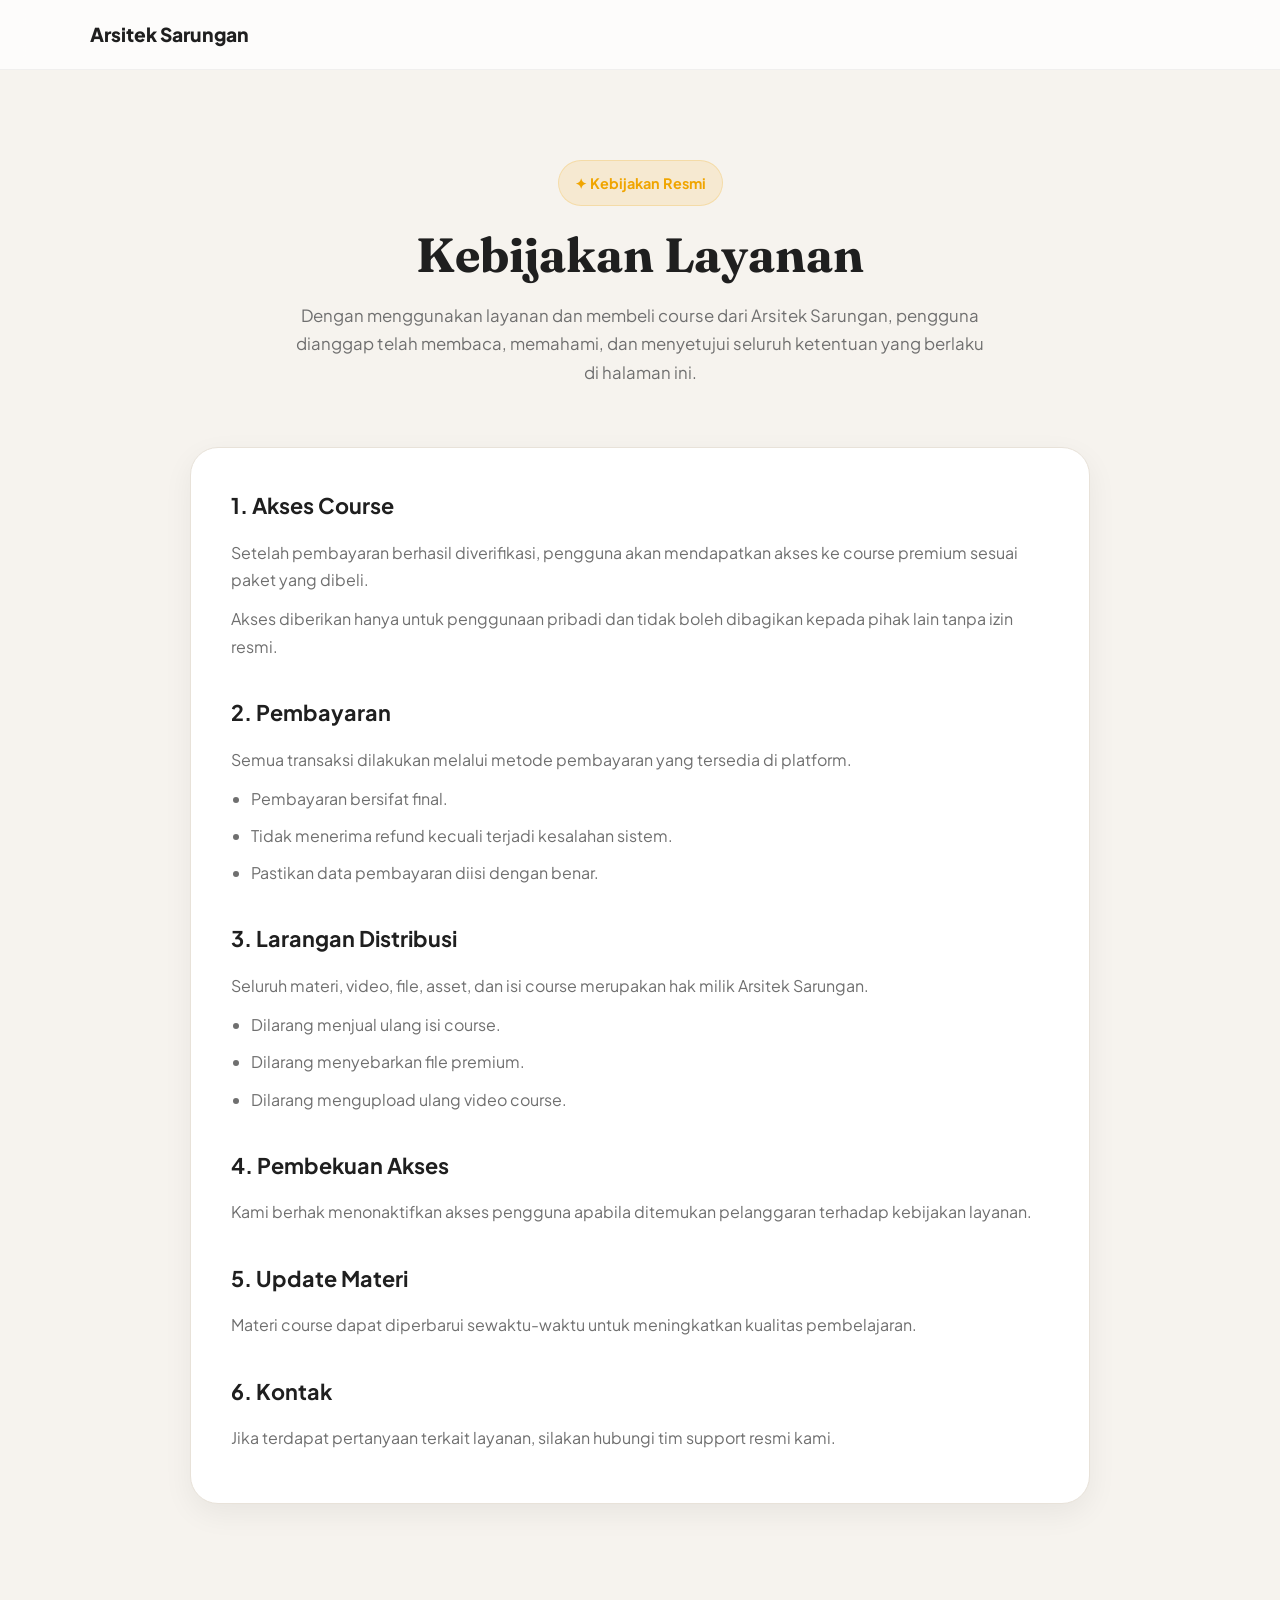
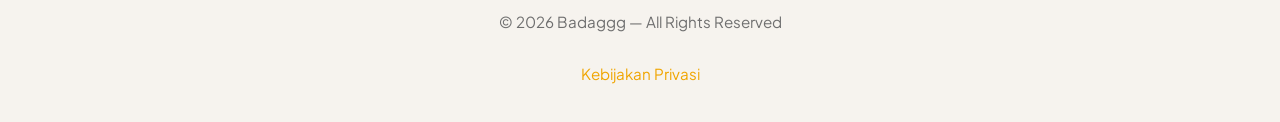
<file: kebijakan.html>
<!DOCTYPE html>
<html lang="id">
<head>
<meta charset="UTF-8">
<meta name="viewport" content="width=device-width, initial-scale=1.0">
<title>Kebijakan Layanan — Arsitek Sarungan</title>

<link href="https://fonts.googleapis.com/css2?family=Plus+Jakarta+Sans:wght@300;400;500;600;700;800&family=Fraunces:wght@700&display=swap" rel="stylesheet">

<style>

:root{
  --bg:#f6f3ee;
  --card:#ffffff;
  --text:#1f1f1f;
  --muted:#6f6f6f;
  --accent:#f0a500;
  --border:#e8e2d9;
  --shadow:0 10px 30px rgba(0,0,0,.06);
}

*{
  margin:0;
  padding:0;
  box-sizing:border-box;
}

body{
  font-family:'Plus Jakarta Sans',sans-serif;
  background:var(--bg);
  color:var(--text);
  line-height:1.7;
}

/* NAVBAR */

nav{
  width:100%;
  padding:18px 7%;
  display:flex;
  justify-content:space-between;
  align-items:center;
  background:rgba(255,255,255,.75);
  backdrop-filter:blur(12px);
  position:sticky;
  top:0;
  z-index:100;
  border-bottom:1px solid rgba(0,0,0,.05);
}

.nav-brand{
  font-size:1.2rem;
  font-weight:800;
  text-decoration:none;
  color:var(--text);
}

.nav-btn{
  background:var(--accent);
  color:white;
  border:none;
  padding:12px 20px;
  border-radius:14px;
  font-weight:700;
  cursor:pointer;
  transition:.2s;
}

.nav-btn:hover{
  transform:translateY(-2px);
}

/* HERO */

.hero{
  width:100%;
  padding:90px 7% 60px;
  text-align:center;
}

.badge{
  display:inline-flex;
  align-items:center;
  gap:8px;
  background:rgba(240,165,0,.12);
  color:var(--accent);
  border:1px solid rgba(240,165,0,.2);
  padding:10px 16px;
  border-radius:999px;
  font-size:.9rem;
  font-weight:700;
  margin-bottom:20px;
}

.hero h1{
  font-size:3rem;
  font-family:'Fraunces',serif;
  margin-bottom:18px;
  line-height:1.2;
}

.hero p{
  max-width:700px;
  margin:auto;
  color:var(--muted);
  font-size:1.05rem;
}

/* CONTENT */

.container{
  width:min(900px,92%);
  margin:auto;
  margin-bottom:70px;
}

.policy-card{
  background:var(--card);
  border-radius:28px;
  padding:40px;
  box-shadow:var(--shadow);
  border:1px solid var(--border);
}

.policy-section{
  margin-bottom:35px;
}

.policy-section:last-child{
  margin-bottom:0;
}

.policy-section h2{
  font-size:1.35rem;
  margin-bottom:14px;
  color:var(--text);
}

.policy-section p{
  color:var(--muted);
  margin-bottom:12px;
}

.policy-section ul{
  padding-left:20px;
  color:var(--muted);
}

.policy-section li{
  margin-bottom:10px;
}

/* FOOTER */

footer{
  text-align:center;
  padding:35px 20px;
  color:var(--muted);
  font-size:.95rem;
}

footer a{
  color:var(--accent);
  text-decoration:none;
}

/* MOBILE */

@media(max-width:768px){

  .hero{
    padding-top:70px;
  }

  .hero h1{
    font-size:2rem;
  }

  .policy-card{
    padding:25px;
    border-radius:22px;
  }

}

</style>
</head>
<body>

<!-- NAVBAR -->

<nav>
  <a href="index.html" class="nav-brand">Arsitek Sarungan</a>
</nav>

<!-- HERO -->

<section class="hero">

  <div class="badge">
    ✦ Kebijakan Resmi
  </div>

  <h1>Kebijakan Layanan</h1>

  <p>
    Dengan menggunakan layanan dan membeli course dari Arsitek Sarungan,
    pengguna dianggap telah membaca, memahami, dan menyetujui seluruh
    ketentuan yang berlaku di halaman ini.
  </p>

</section>

<!-- CONTENT -->

<div class="container">

  <div class="policy-card">

    <div class="policy-section">
      <h2>1. Akses Course</h2>

      <p>
        Setelah pembayaran berhasil diverifikasi, pengguna akan mendapatkan
        akses ke course premium sesuai paket yang dibeli.
      </p>

      <p>
        Akses diberikan hanya untuk penggunaan pribadi dan tidak boleh
        dibagikan kepada pihak lain tanpa izin resmi.
      </p>
    </div>

    <div class="policy-section">
      <h2>2. Pembayaran</h2>

      <p>
        Semua transaksi dilakukan melalui metode pembayaran yang tersedia
        di platform.
      </p>

      <ul>
        <li>Pembayaran bersifat final.</li>
        <li>Tidak menerima refund kecuali terjadi kesalahan sistem.</li>
        <li>Pastikan data pembayaran diisi dengan benar.</li>
      </ul>
    </div>

    <div class="policy-section">
      <h2>3. Larangan Distribusi</h2>

      <p>
        Seluruh materi, video, file, asset, dan isi course merupakan hak
        milik Arsitek Sarungan.
      </p>

      <ul>
        <li>Dilarang menjual ulang isi course.</li>
        <li>Dilarang menyebarkan file premium.</li>
        <li>Dilarang mengupload ulang video course.</li>
      </ul>
    </div>

    <div class="policy-section">
      <h2>4. Pembekuan Akses</h2>

      <p>
        Kami berhak menonaktifkan akses pengguna apabila ditemukan
        pelanggaran terhadap kebijakan layanan.
      </p>
    </div>

    <div class="policy-section">
      <h2>5. Update Materi</h2>

      <p>
        Materi course dapat diperbarui sewaktu-waktu untuk meningkatkan
        kualitas pembelajaran.
      </p>
    </div>

    <div class="policy-section">
      <h2>6. Kontak</h2>

      <p>
        Jika terdapat pertanyaan terkait layanan, silakan hubungi tim
        support resmi kami.
      </p>
    </div>

  </div>

</div>

<!-- FOOTER -->

<footer>

  © 2026 Badaggg — All Rights Reserved

  <br><br>

  <a href="privasi.html">Kebijakan Privasi</a>

</footer>

</body>
</html>
</file>
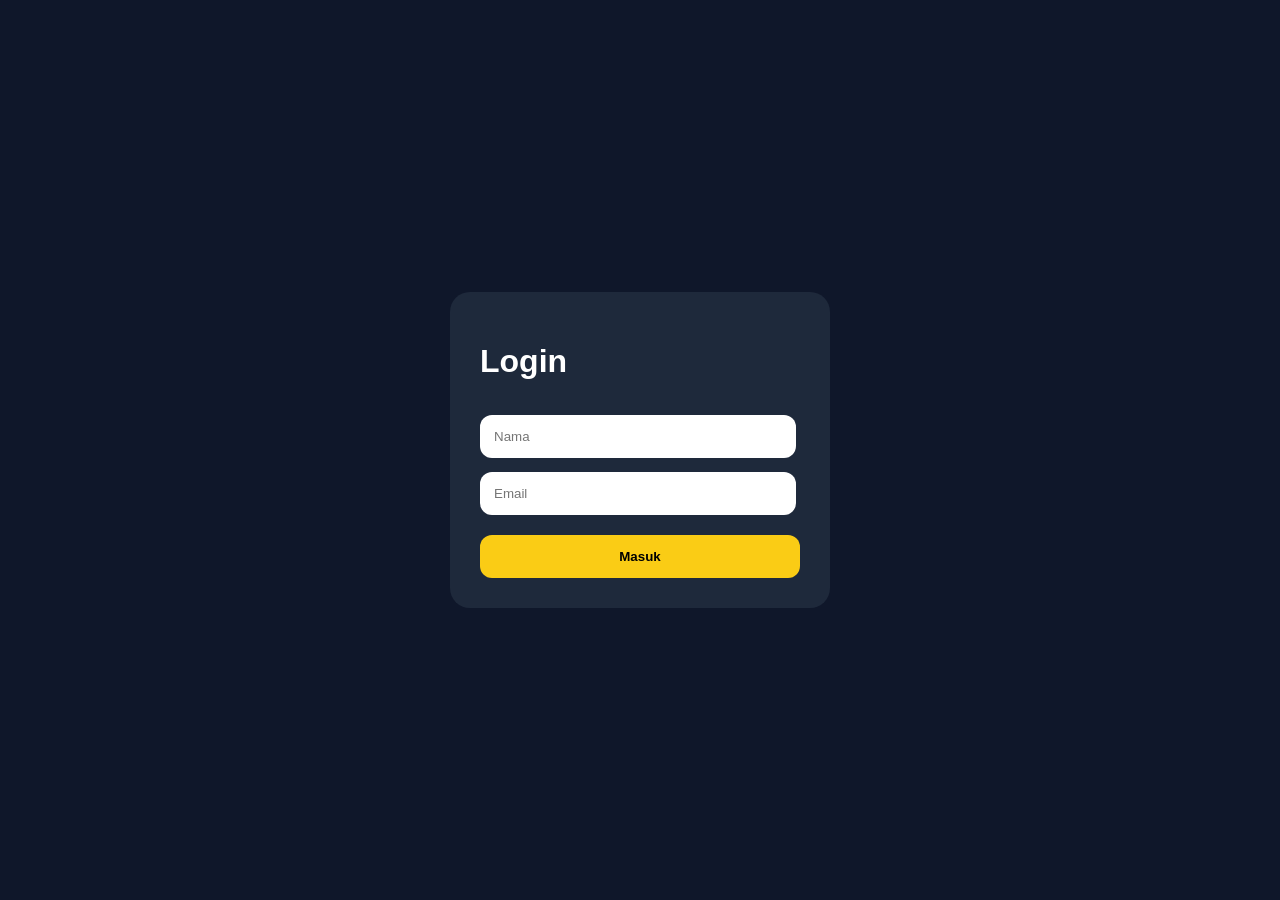
<file: Login.html>
<!DOCTYPE html>
<html lang="id">
<head>

  <meta charset="UTF-8">

  <meta
    name="viewport"
    content="width=device-width, initial-scale=1.0">

  <title>Login</title>

  

</head>
<style>
body{

  margin:0;

  background:#0f172a;

  font-family:sans-serif;
}

.login-wrap{

  height:100vh;

  display:flex;
  justify-content:center;
  align-items:center;
}

.login-card{

  width:320px;

  background:#1e293b;

  padding:30px;

  border-radius:20px;
}

.login-card h1{

  color:white;
}

.login-card input{

  width:90%;

  padding:14px;

  margin-top:14px;

  border:none;

  border-radius:12px;
}

.login-card button{

  width:100%;

  margin-top:20px;

  padding:14px;

  border:none;

  background:#facc15;

  border-radius:12px;

  font-weight:bold;

  cursor:pointer;
}
</style>
<body>

  <div class="login-wrap">

    <form
      class="login-card"
      onsubmit="login(event)">

      <h1>Login</h1>

      <input
        type="text"
        id="name"
        placeholder="Nama">

      <input
        type="email"
        id="email"
        placeholder="Email">

      <button type="submit">

        Masuk

      </button>

    </form>

  </div>

<script>

function login(e){

  e.preventDefault();

  const name =
  document.getElementById('name').value;

  const email =
  document.getElementById('email').value;

  if(!name || !email){

    alert('Isi semua data');

    return;
  }

  localStorage.setItem(
    'user',
    JSON.stringify({
      name,
      email
    })
  );

  window.location.href =
  'index.html';
}

</script>

</body>
</html>
</file>
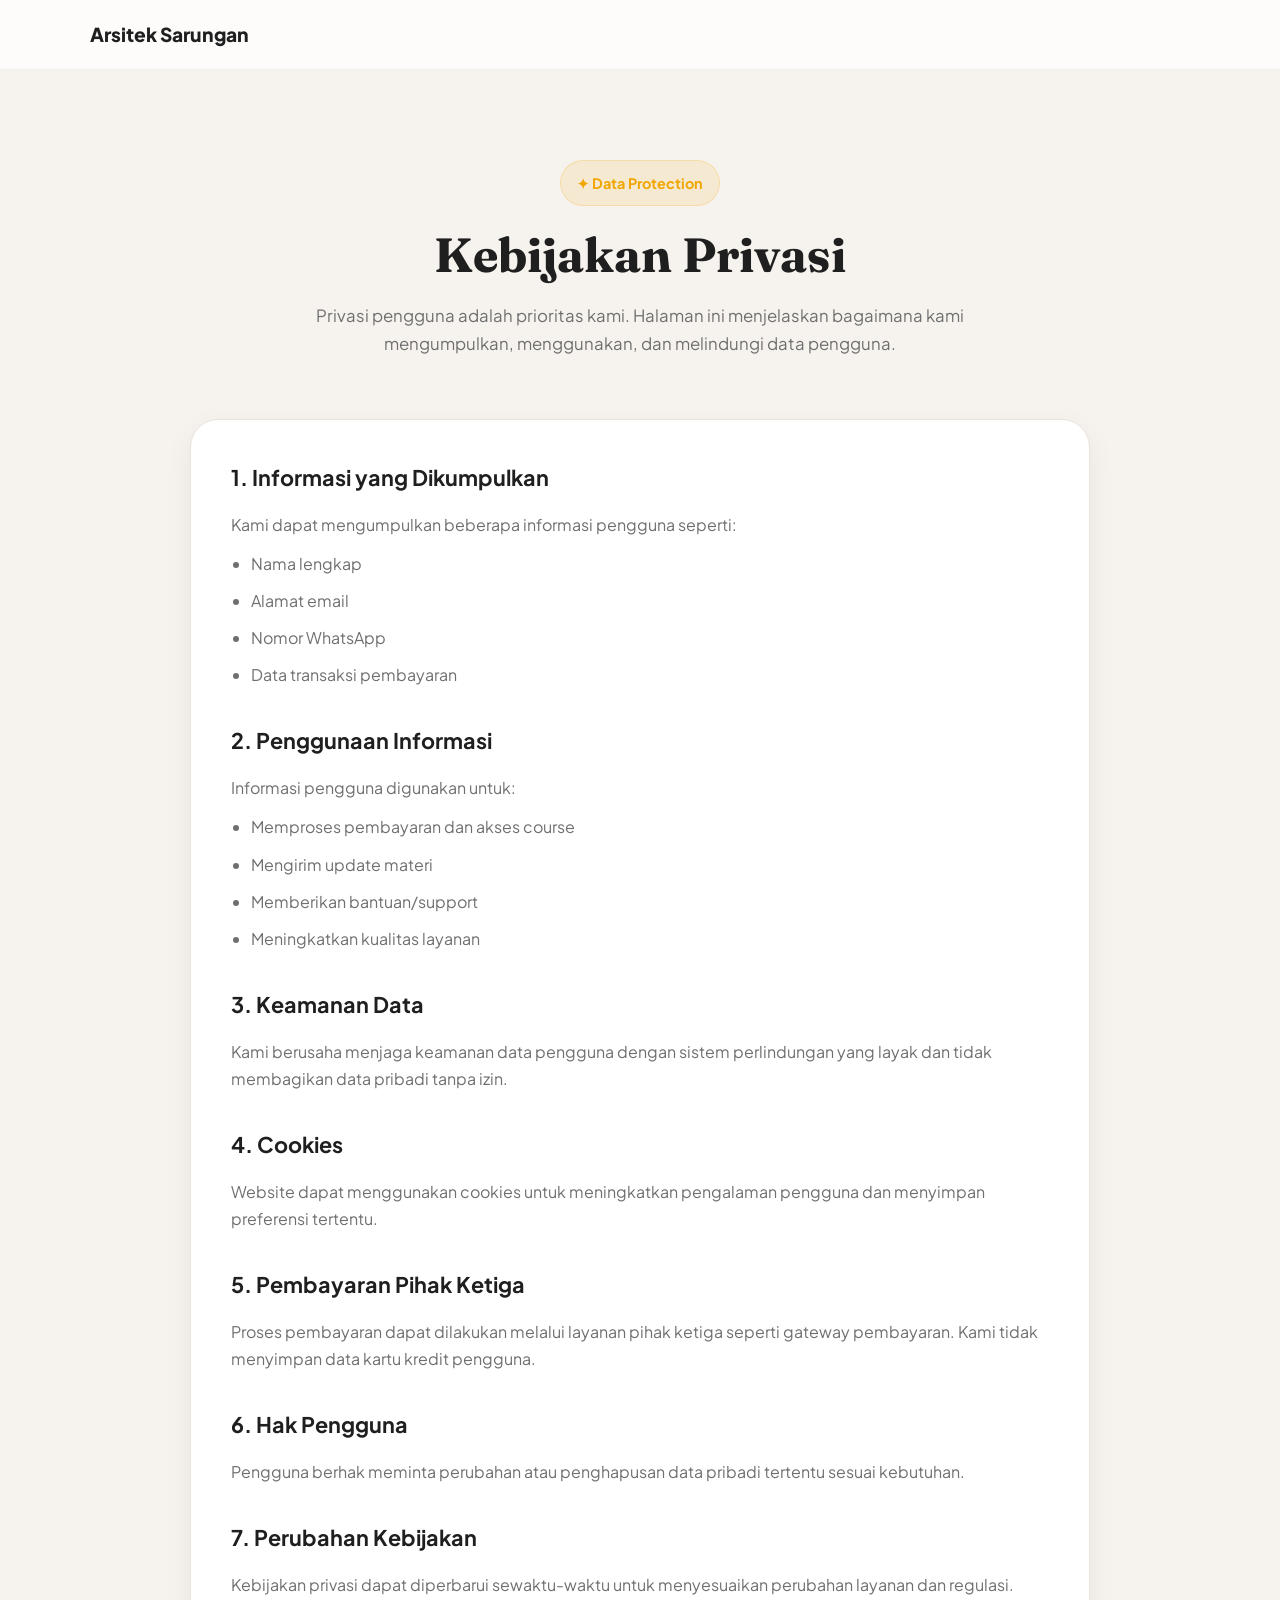
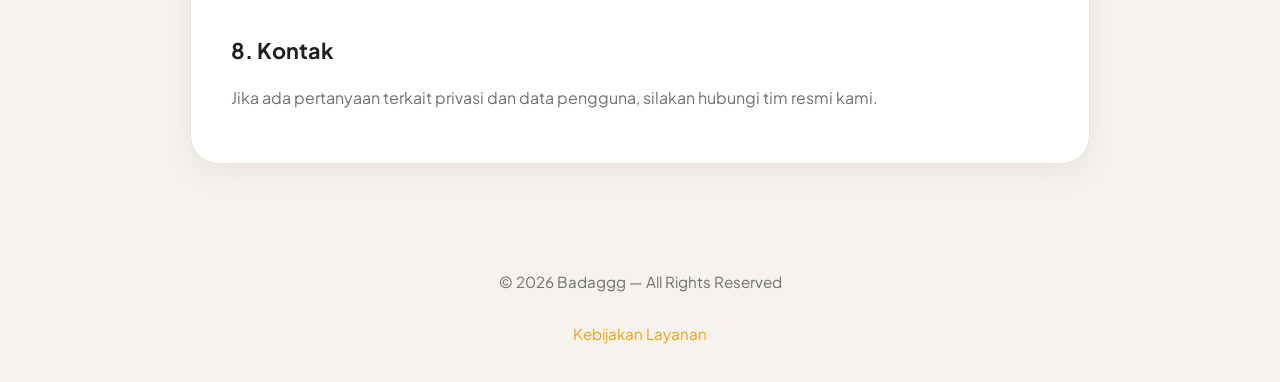
<file: privasi.html>
<!DOCTYPE html>
<html lang="id">
<head>
<meta charset="UTF-8">
<meta name="viewport" content="width=device-width, initial-scale=1.0">
<title>Kebijakan Privasi — Arsitek Sarungan</title>

<link href="https://fonts.googleapis.com/css2?family=Plus+Jakarta+Sans:wght@300;400;500;600;700;800&family=Fraunces:wght@700&display=swap" rel="stylesheet">

<style>

:root{
  --bg:#f6f3ee;
  --card:#ffffff;
  --text:#1f1f1f;
  --muted:#6f6f6f;
  --accent:#f0a500;
  --border:#e8e2d9;
  --shadow:0 10px 30px rgba(0,0,0,.06);
}

*{
  margin:0;
  padding:0;
  box-sizing:border-box;
}

body{
  font-family:'Plus Jakarta Sans',sans-serif;
  background:var(--bg);
  color:var(--text);
  line-height:1.7;
}

/* NAVBAR */

nav{
  width:100%;
  padding:18px 7%;
  display:flex;
  justify-content:space-between;
  align-items:center;
  background:rgba(255,255,255,.75);
  backdrop-filter:blur(12px);
  position:sticky;
  top:0;
  z-index:100;
  border-bottom:1px solid rgba(0,0,0,.05);
}

.nav-brand{
  font-size:1.2rem;
  font-weight:800;
  text-decoration:none;
  color:var(--text);
}

.nav-btn{
  background:var(--accent);
  color:white;
  border:none;
  padding:12px 20px;
  border-radius:14px;
  font-weight:700;
  cursor:pointer;
  transition:.2s;
}

.nav-btn:hover{
  transform:translateY(-2px);
}

/* HERO */

.hero{
  width:100%;
  padding:90px 7% 60px;
  text-align:center;
}

.badge{
  display:inline-flex;
  align-items:center;
  gap:8px;
  background:rgba(240,165,0,.12);
  color:var(--accent);
  border:1px solid rgba(240,165,0,.2);
  padding:10px 16px;
  border-radius:999px;
  font-size:.9rem;
  font-weight:700;
  margin-bottom:20px;
}

.hero h1{
  font-size:3rem;
  font-family:'Fraunces',serif;
  margin-bottom:18px;
  line-height:1.2;
}

.hero p{
  max-width:700px;
  margin:auto;
  color:var(--muted);
  font-size:1.05rem;
}

/* CONTENT */

.container{
  width:min(900px,92%);
  margin:auto;
  margin-bottom:70px;
}

.policy-card{
  background:var(--card);
  border-radius:28px;
  padding:40px;
  box-shadow:var(--shadow);
  border:1px solid var(--border);
}

.policy-section{
  margin-bottom:35px;
}

.policy-section:last-child{
  margin-bottom:0;
}

.policy-section h2{
  font-size:1.35rem;
  margin-bottom:14px;
  color:var(--text);
}

.policy-section p{
  color:var(--muted);
  margin-bottom:12px;
}

.policy-section ul{
  padding-left:20px;
  color:var(--muted);
}

.policy-section li{
  margin-bottom:10px;
}

/* FOOTER */

footer{
  text-align:center;
  padding:35px 20px;
  color:var(--muted);
  font-size:.95rem;
}

footer a{
  color:var(--accent);
  text-decoration:none;
}

/* MOBILE */

@media(max-width:768px){

  .hero{
    padding-top:70px;
  }

  .hero h1{
    font-size:2rem;
  }

  .policy-card{
    padding:25px;
    border-radius:22px;
  }

}

</style>
</head>
<body>

<!-- NAVBAR -->

<nav>
  <a href="index.html" class="nav-brand">Arsitek Sarungan</a>
</nav>

<!-- HERO -->

<section class="hero">

  <div class="badge">
    ✦ Data Protection
  </div>

  <h1>Kebijakan Privasi</h1>

  <p>
    Privasi pengguna adalah prioritas kami. Halaman ini menjelaskan bagaimana
    kami mengumpulkan, menggunakan, dan melindungi data pengguna.
  </p>

</section>

<!-- CONTENT -->

<div class="container">

  <div class="policy-card">

    <div class="policy-section">
      <h2>1. Informasi yang Dikumpulkan</h2>

      <p>
        Kami dapat mengumpulkan beberapa informasi pengguna seperti:
      </p>

      <ul>
        <li>Nama lengkap</li>
        <li>Alamat email</li>
        <li>Nomor WhatsApp</li>
        <li>Data transaksi pembayaran</li>
      </ul>
    </div>

    <div class="policy-section">
      <h2>2. Penggunaan Informasi</h2>

      <p>
        Informasi pengguna digunakan untuk:
      </p>

      <ul>
        <li>Memproses pembayaran dan akses course</li>
        <li>Mengirim update materi</li>
        <li>Memberikan bantuan/support</li>
        <li>Meningkatkan kualitas layanan</li>
      </ul>
    </div>

    <div class="policy-section">
      <h2>3. Keamanan Data</h2>

      <p>
        Kami berusaha menjaga keamanan data pengguna dengan sistem perlindungan
        yang layak dan tidak membagikan data pribadi tanpa izin.
      </p>
    </div>

    <div class="policy-section">
      <h2>4. Cookies</h2>

      <p>
        Website dapat menggunakan cookies untuk meningkatkan pengalaman
        pengguna dan menyimpan preferensi tertentu.
      </p>
    </div>

    <div class="policy-section">
      <h2>5. Pembayaran Pihak Ketiga</h2>

      <p>
        Proses pembayaran dapat dilakukan melalui layanan pihak ketiga seperti
        gateway pembayaran. Kami tidak menyimpan data kartu kredit pengguna.
      </p>
    </div>

    <div class="policy-section">
      <h2>6. Hak Pengguna</h2>

      <p>
        Pengguna berhak meminta perubahan atau penghapusan data pribadi
        tertentu sesuai kebutuhan.
      </p>
    </div>

    <div class="policy-section">
      <h2>7. Perubahan Kebijakan</h2>

      <p>
        Kebijakan privasi dapat diperbarui sewaktu-waktu untuk menyesuaikan
        perubahan layanan dan regulasi.
      </p>
    </div>

    <div class="policy-section">
      <h2>8. Kontak</h2>

      <p>
        Jika ada pertanyaan terkait privasi dan data pengguna,
        silakan hubungi tim resmi kami.
      </p>
    </div>

  </div>

</div>

<!-- FOOTER -->

<footer>

  © 2026 Badaggg — All Rights Reserved

  <br><br>

  <a href="kebijakan.html">Kebijakan Layanan</a>

</footer>

</body>
</html>
</file>
